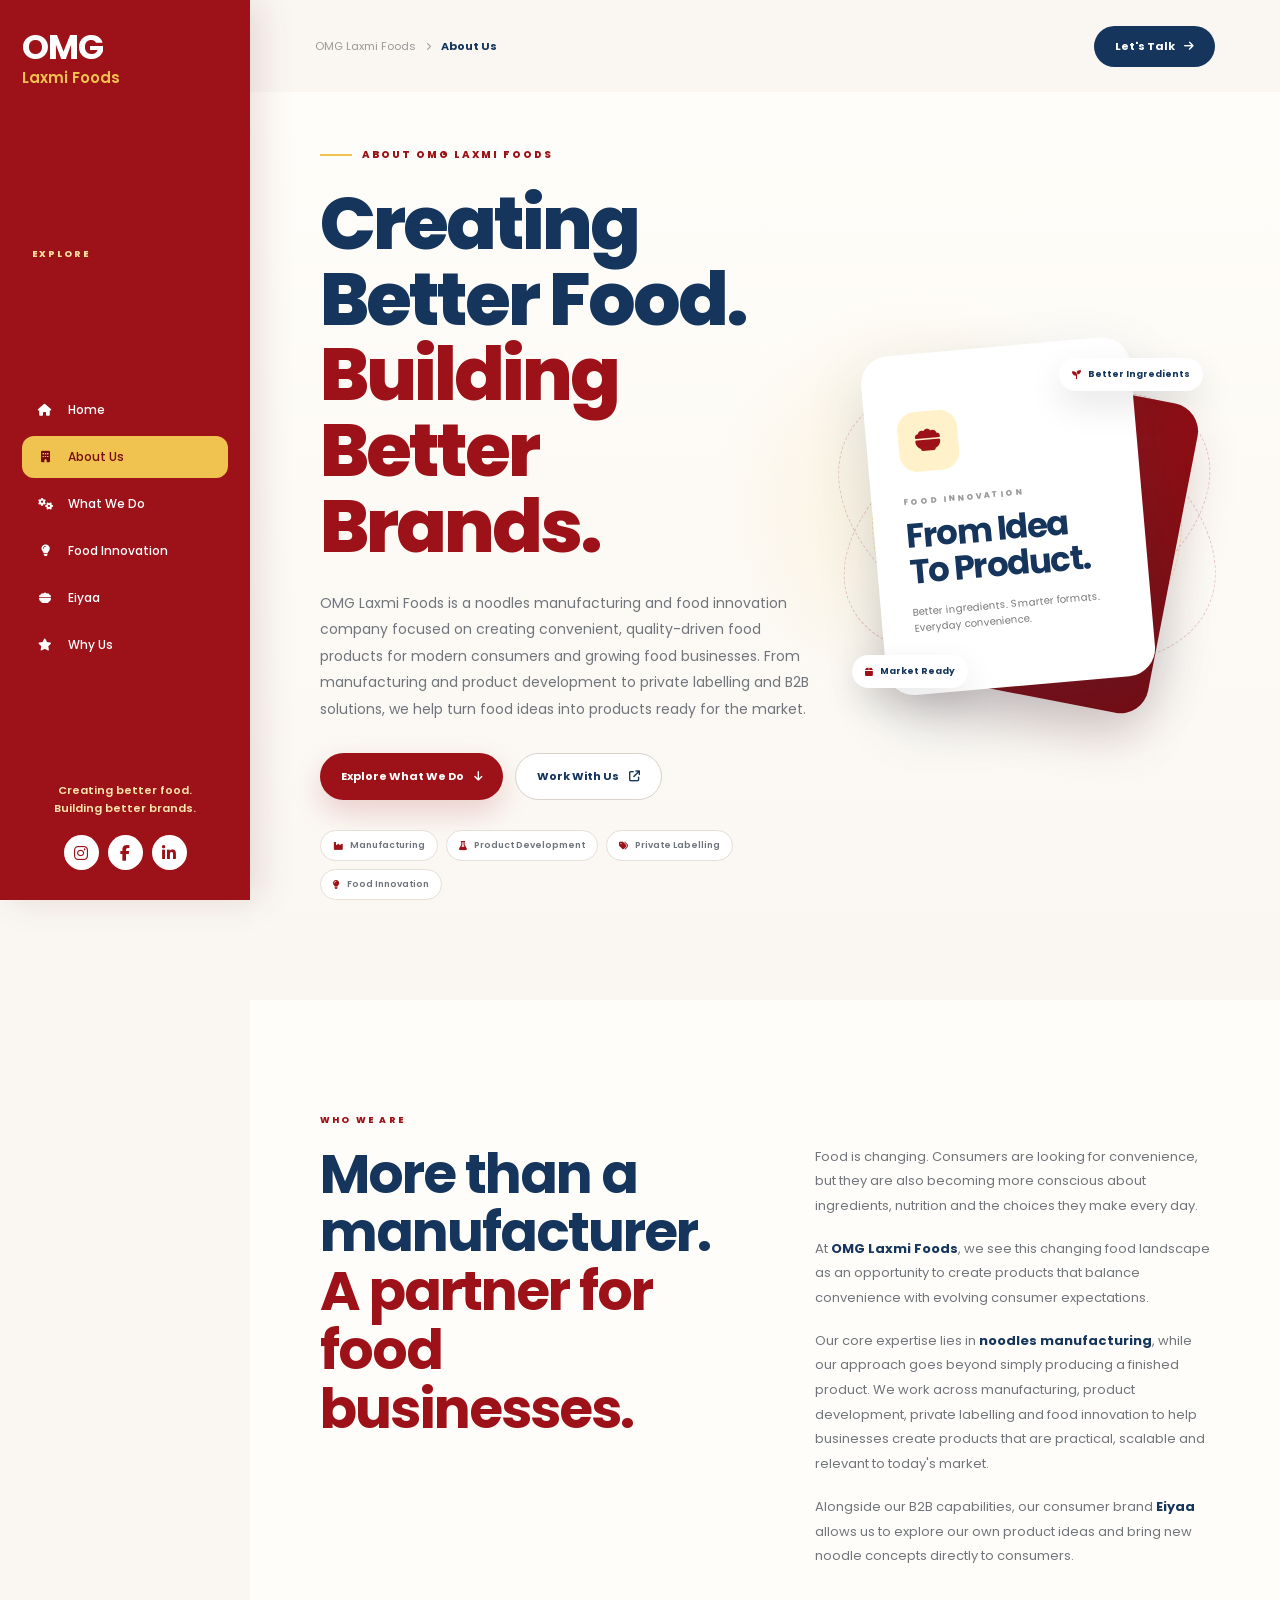
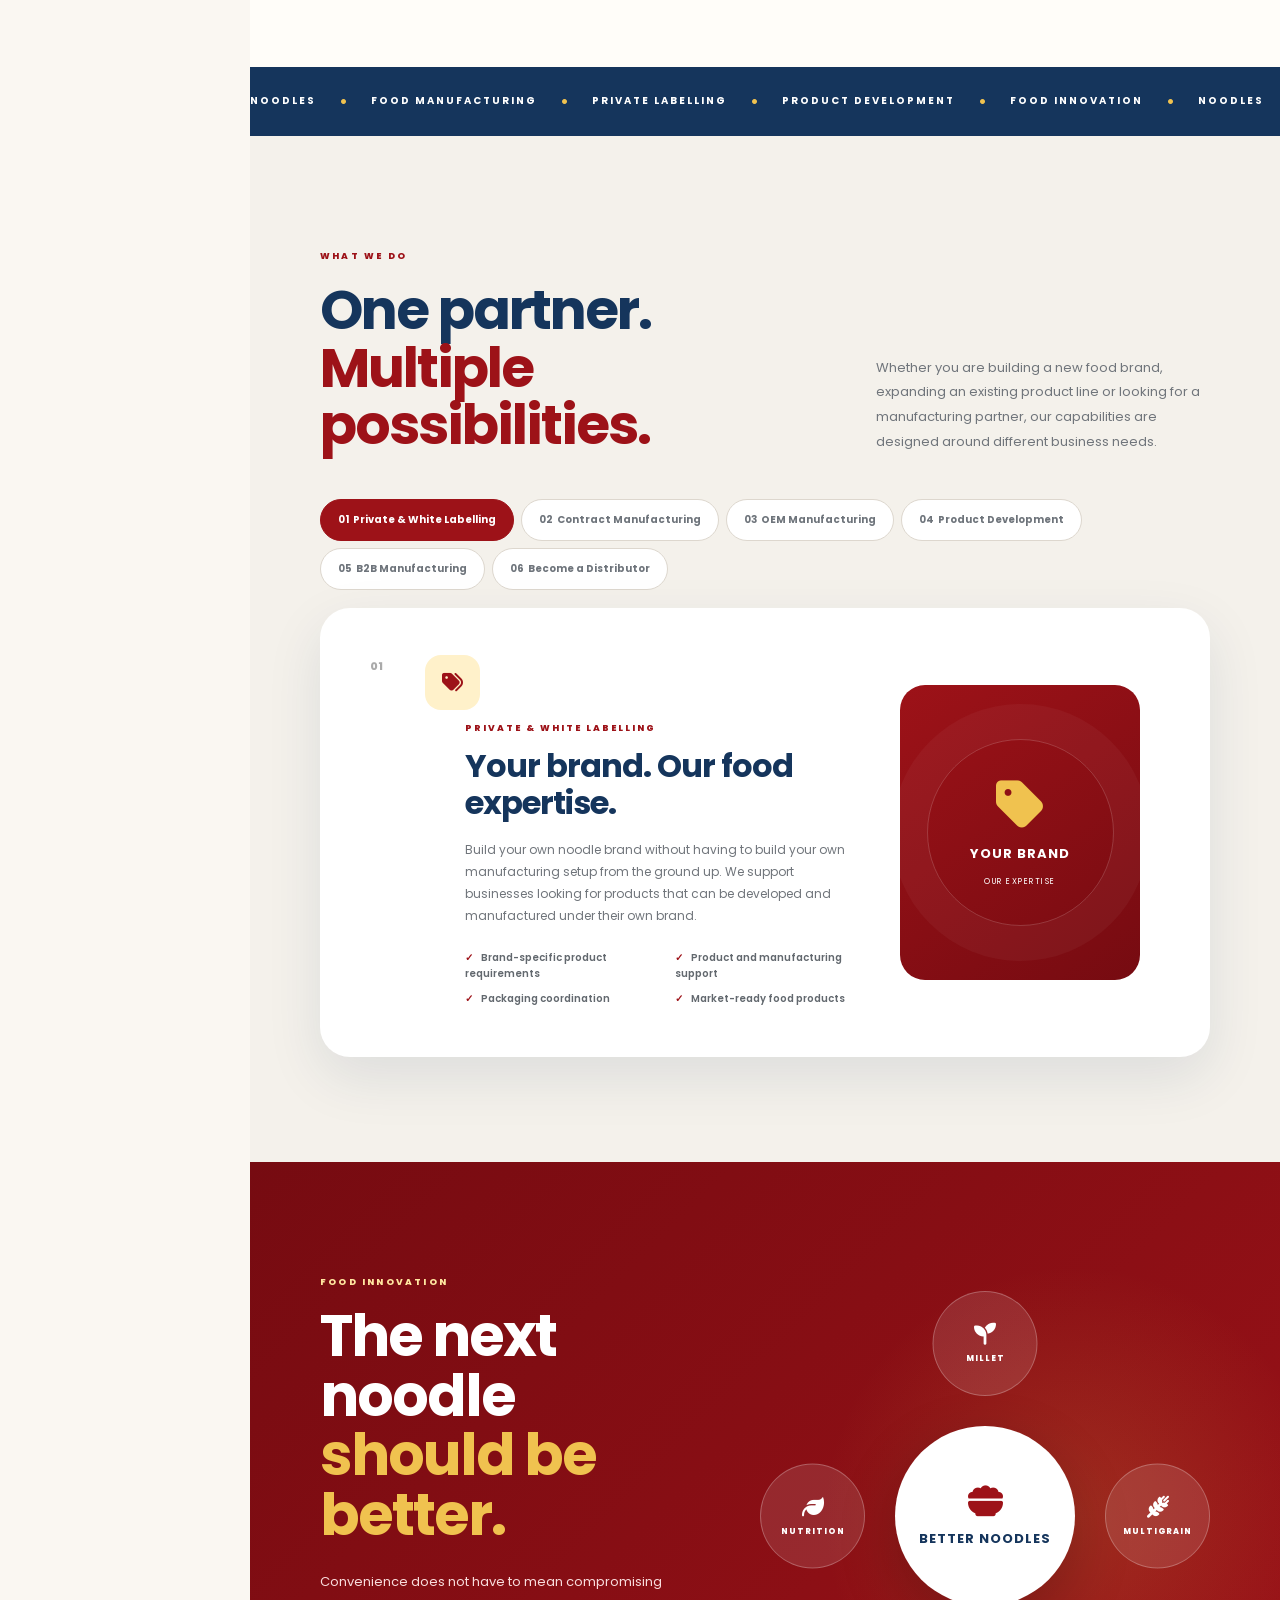
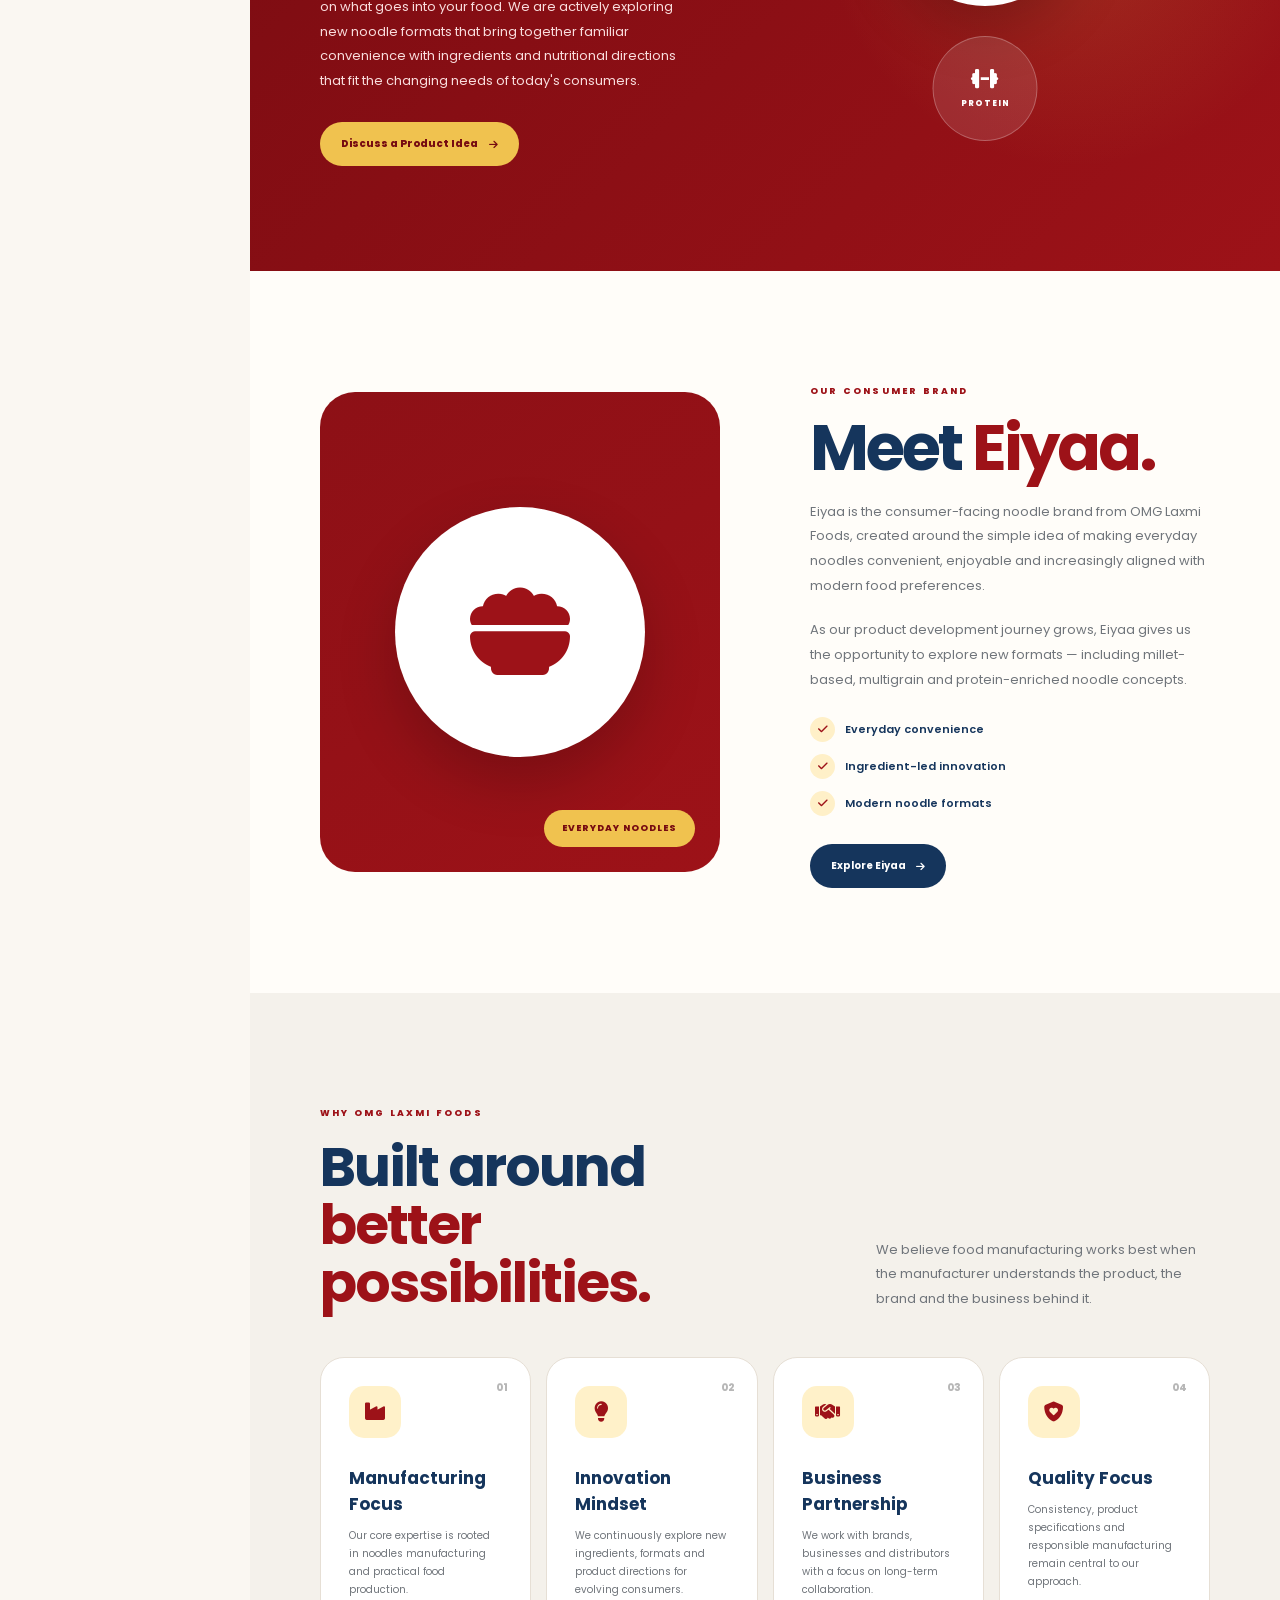
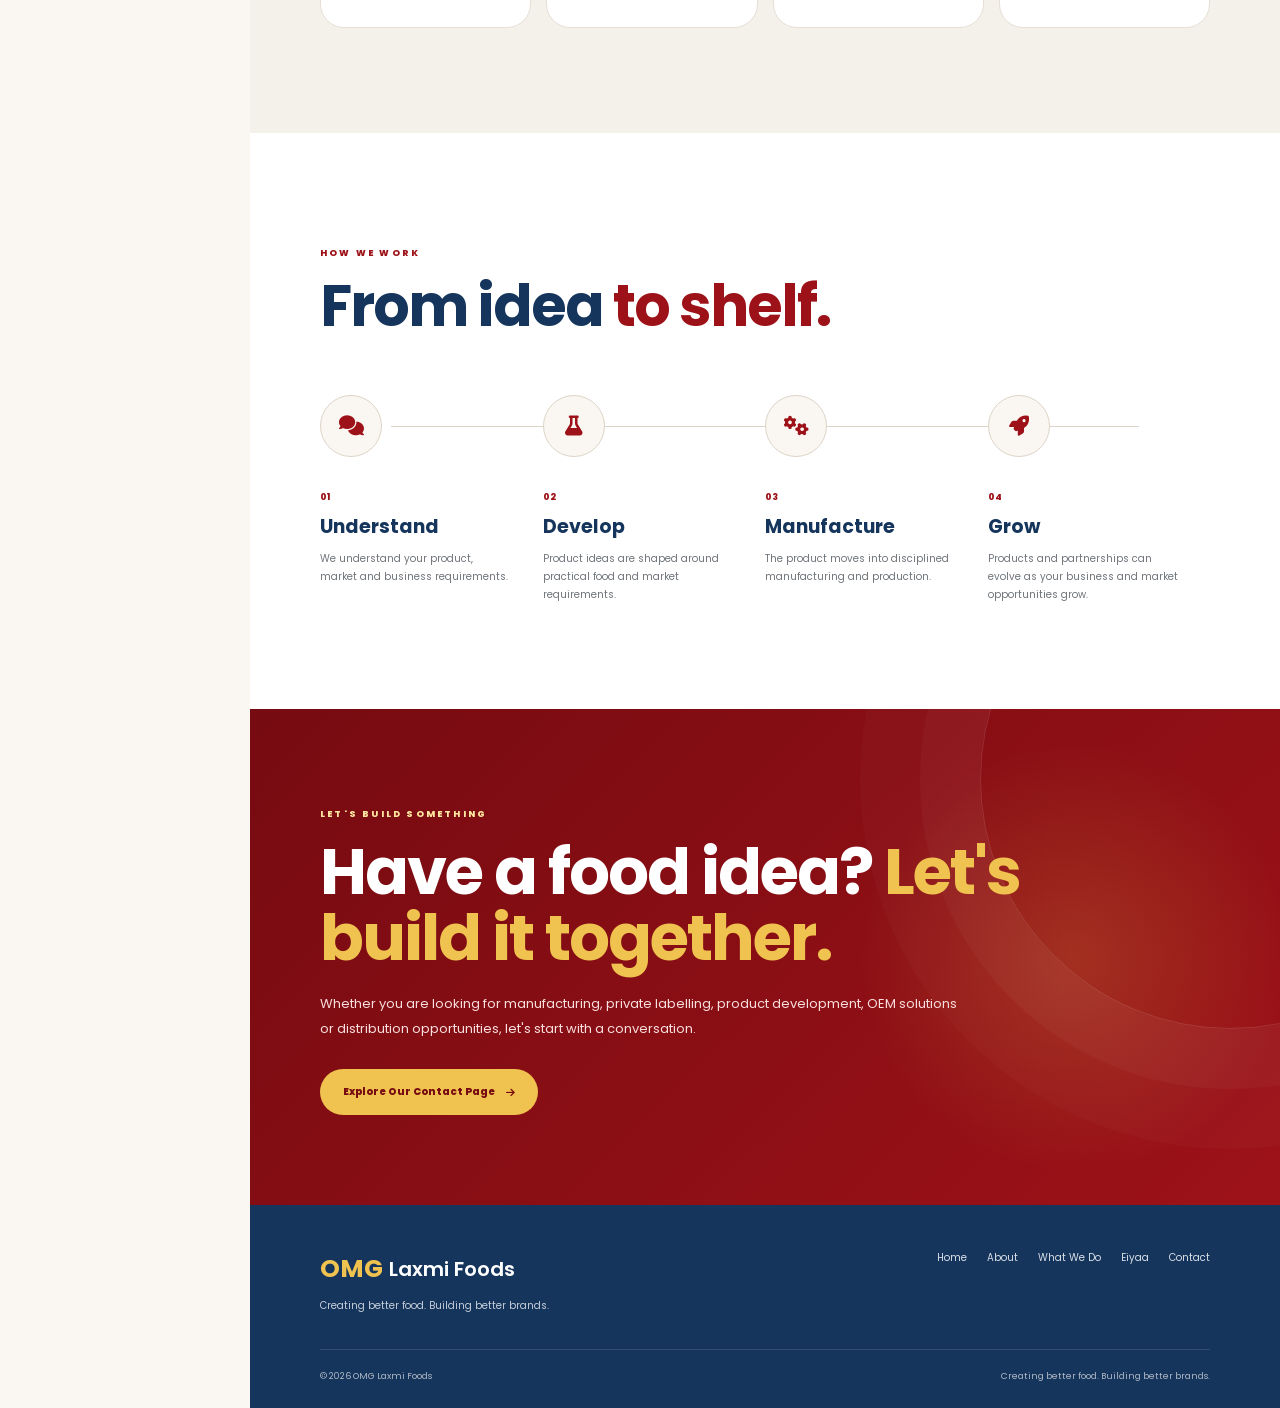
<file: about.html>
<!DOCTYPE html>
<html lang="en">
<head>
    <meta charset="UTF-8">
    <meta name="viewport" content="width=device-width, initial-scale=1.0">

    <title>About Us | OMG Laxmi Foods</title>

    <link rel="preconnect" href="https://fonts.googleapis.com">
    <link rel="preconnect" href="https://fonts.gstatic.com" crossorigin>

    <link href="https://fonts.googleapis.com/css2?family=Poppins:wght@400;500;600;700;800&display=swap" rel="stylesheet">

    <link rel="stylesheet"
          href="https://cdnjs.cloudflare.com/ajax/libs/font-awesome/6.5.2/css/all.min.css">

    <link rel="stylesheet" href="./css/about.css">

</head>

<body>

<!-- =====================================================
     MOBILE HEADER
===================================================== -->

<header class="mobile-header">

    <a href="index.html" class="mobile-logo">
        <strong>OMG</strong>
        <span>Laxmi Foods</span>
    </a>

    <button id="menuBtn">
        <i class="fa-solid fa-bars"></i>
    </button>

</header>


<!-- =====================================================
     SIDEBAR
===================================================== -->

<aside class="sidebar" id="sidebar">

    <a href="index.html" class="logo">

        <strong>OMG</strong>

        <span>Laxmi Foods</span>

    </a>


    <div class="sidebar-heading">
        EXPLORE
    </div>


    <nav class="sidebar-nav">

        <a href="index.html">
            <i class="fa-solid fa-house"></i>
            Home
        </a>

        <a href="#about" class="active">
            <i class="fa-solid fa-building"></i>
            About Us
        </a>

        <a href="#services">
            <i class="fa-solid fa-gears"></i>
            What We Do
        </a>

        <a href="#innovation">
            <i class="fa-solid fa-lightbulb"></i>
            Food Innovation
        </a>

        <a href="#eiyaa">
            <i class="fa-solid fa-bowl-food"></i>
            Eiyaa
        </a>

        <a href="#why-us">
            <i class="fa-solid fa-star"></i>
            Why Us
        </a>

    </nav>


    <div class="sidebar-bottom">

        <p>
            Creating better food.<br>
            Building better brands.
        </p>

        <div class="social-icons">

            <a href="#">
                <i class="fa-brands fa-instagram"></i>
            </a>

            <a href="#">
                <i class="fa-brands fa-facebook-f"></i>
            </a>

            <a href="#">
                <i class="fa-brands fa-linkedin-in"></i>
            </a>

        </div>

    </div>

</aside>


<div class="overlay" id="overlay"></div>


<!-- =====================================================
     MAIN
===================================================== -->

<main class="main">


<!-- =====================================================
     TOP NAV
===================================================== -->

<header class="top-nav">

    <div class="breadcrumb">

        <span>OMG Laxmi Foods</span>

        <i class="fa-solid fa-chevron-right"></i>

        <strong>About Us</strong>

    </div>


    <a href="contact.html" class="talk-btn">

        Let's Talk

        <i class="fa-solid fa-arrow-right"></i>

    </a>

</header>



<!-- =====================================================
     HERO
===================================================== -->

<section class="hero" id="about">

    <div class="hero-content reveal">

        <div class="eyebrow">

            <span></span>

            ABOUT OMG LAXMI FOODS

        </div>


        <h1>

            Creating Better Food.
            <em>Building Better Brands.</em>

        </h1>


        <p class="hero-description">

            OMG Laxmi Foods is a noodles manufacturing and food innovation
            company focused on creating convenient, quality-driven food
            products for modern consumers and growing food businesses.

            From manufacturing and product development to private labelling
            and B2B solutions, we help turn food ideas into products ready
            for the market.

        </p>


        <div class="hero-buttons">

            <a href="#services" class="primary-btn">

                Explore What We Do

                <i class="fa-solid fa-arrow-down"></i>

            </a>


            <a href="contact.html" class="outline-btn">

                Work With Us

                <i class="fa-solid fa-arrow-up-right-from-square"></i>

            </a>

        </div>


        <div class="hero-pills">

            <span>
                <i class="fa-solid fa-industry"></i>
                Manufacturing
            </span>

            <span>
                <i class="fa-solid fa-flask"></i>
                Product Development
            </span>

            <span>
                <i class="fa-solid fa-tags"></i>
                Private Labelling
            </span>

            <span>
                <i class="fa-solid fa-lightbulb"></i>
                Food Innovation
            </span>

        </div>

    </div>



    <!-- HERO VISUAL -->

    <div class="hero-visual reveal delay-2">

        <div class="circle circle-one"></div>
        <div class="circle circle-two"></div>
        <div class="circle circle-three"></div>


        <div class="noodle-card back-card">

            <i class="fa-solid fa-wheat-awn"></i>

        </div>


        <div class="noodle-card main-card">

            <div class="food-symbol">

                <i class="fa-solid fa-bowl-food"></i>

            </div>

            <small>
                FOOD INNOVATION
            </small>

            <h3>
                From Idea<br>
                To Product.
            </h3>

            <p>
                Better ingredients.
                Smarter formats.
                Everyday convenience.
            </p>

        </div>


        <div class="floating-badge badge-one">

            <i class="fa-solid fa-seedling"></i>

            Better Ingredients

        </div>


        <div class="floating-badge badge-two">

            <i class="fa-solid fa-box"></i>

            Market Ready

        </div>

    </div>

</section>



<!-- =====================================================
     WHO WE ARE
===================================================== -->

<section class="who section">

    <div class="section-tag reveal">
        WHO WE ARE
    </div>


    <div class="who-grid">

        <div class="who-heading reveal">

            <h2>

                More than a manufacturer.

                <span>
                    A partner for food businesses.
                </span>

            </h2>

        </div>


        <div class="who-content reveal delay-1">

            <p>

                Food is changing.

                Consumers are looking for convenience, but they are also
                becoming more conscious about ingredients, nutrition and
                the choices they make every day.

            </p>


            <p>

                At <strong>OMG Laxmi Foods</strong>, we see this changing
                food landscape as an opportunity to create products that
                balance convenience with evolving consumer expectations.

            </p>


            <p>

                Our core expertise lies in <strong>noodles manufacturing</strong>,
                while our approach goes beyond simply producing a finished
                product. We work across manufacturing, product development,
                private labelling and food innovation to help businesses
                create products that are practical, scalable and relevant
                to today's market.

            </p>


            <p>

                Alongside our B2B capabilities, our consumer brand
                <strong>Eiyaa</strong> allows us to explore our own product
                ideas and bring new noodle concepts directly to consumers.

            </p>

        </div>

    </div>


    <div class="moving-text">

        <div class="moving-track">

            <span>NOODLES</span>
            <b>•</b>

            <span>FOOD MANUFACTURING</span>
            <b>•</b>

            <span>PRIVATE LABELLING</span>
            <b>•</b>

            <span>PRODUCT DEVELOPMENT</span>
            <b>•</b>

            <span>FOOD INNOVATION</span>
            <b>•</b>

            <span>NOODLES</span>
            <b>•</b>

            <span>FOOD MANUFACTURING</span>

        </div>

    </div>

</section>



<!-- =====================================================
     SERVICES
===================================================== -->

<section class="services section" id="services">

    <div class="heading-row reveal">

        <div>

            <div class="section-tag">
                WHAT WE DO
            </div>

            <h2>

                One partner.
                <span>
                    Multiple possibilities.
                </span>

            </h2>

        </div>


        <p>

            Whether you are building a new food brand, expanding an
            existing product line or looking for a manufacturing partner,
            our capabilities are designed around different business needs.

        </p>

    </div>



    <div class="service-tabs reveal">

        <button class="service-tab active"
                data-service="private">

            01&nbsp; Private & White Labelling

        </button>


        <button class="service-tab"
                data-service="contract">

            02&nbsp; Contract Manufacturing

        </button>


        <button class="service-tab"
                data-service="oem">

            03&nbsp; OEM Manufacturing

        </button>


        <button class="service-tab"
                data-service="development">

            04&nbsp; Product Development

        </button>


        <button class="service-tab"
                data-service="b2b">

            05&nbsp; B2B Manufacturing

        </button>


        <button class="service-tab"
                data-service="distribution">

            06&nbsp; Become a Distributor

        </button>

    </div>



    <div class="service-panels">


        <!-- PRIVATE -->

        <article class="service-panel active"
                 data-panel="private">

            <div class="panel-number">
                01
            </div>


            <div class="panel-icon">

                <i class="fa-solid fa-tags"></i>

            </div>


            <div class="panel-content">

                <span>
                    PRIVATE & WHITE LABELLING
                </span>

                <h3>
                    Your brand.
                    Our food expertise.
                </h3>

                <p>

                    Build your own noodle brand without having to build
                    your own manufacturing setup from the ground up.

                    We support businesses looking for products that can
                    be developed and manufactured under their own brand.

                </p>


                <ul>

                    <li>Brand-specific product requirements</li>

                    <li>Product and manufacturing support</li>

                    <li>Packaging coordination</li>

                    <li>Market-ready food products</li>

                </ul>

            </div>


            <div class="service-art red-art">

                <i class="fa-solid fa-tag"></i>

                <strong>
                    YOUR BRAND
                </strong>

                <span>
                    OUR EXPERTISE
                </span>

            </div>

        </article>



        <!-- CONTRACT -->

        <article class="service-panel"
                 data-panel="contract">

            <div class="panel-number">
                02
            </div>


            <div class="panel-icon">

                <i class="fa-solid fa-industry"></i>

            </div>


            <div class="panel-content">

                <span>
                    CONTRACT MANUFACTURING
                </span>

                <h3>
                    You build the brand.
                    We manufacture the product.
                </h3>

                <p>

                    For businesses that already have a product concept,
                    formulation or specification and need a manufacturing
                    partner to bring it to production.

                </p>


                <ul>

                    <li>Specification-led manufacturing</li>

                    <li>Production support</li>

                    <li>Consistent manufacturing processes</li>

                    <li>Support for growing brands</li>

                </ul>

            </div>


            <div class="service-art navy-art">

                <i class="fa-solid fa-gears"></i>

                <strong>
                    BUILD
                </strong>

                <span>
                    PRODUCE
                </span>

            </div>

        </article>



        <!-- OEM -->

        <article class="service-panel"
                 data-panel="oem">

            <div class="panel-number">
                03
            </div>


            <div class="panel-icon">

                <i class="fa-solid fa-cubes"></i>

            </div>


            <div class="panel-content">

                <span>
                    OEM MANUFACTURING
                </span>

                <h3>
                    Manufacturing shaped around
                    your requirements.
                </h3>

                <p>

                    Our OEM approach is designed for businesses that
                    require products manufactured according to specific
                    requirements, specifications or product directions.

                </p>


                <ul>

                    <li>Customized product requirements</li>

                    <li>Specification-based production</li>

                    <li>Brand-focused solutions</li>

                    <li>Commercial food manufacturing</li>

                </ul>

            </div>


            <div class="service-art gold-art">

                <i class="fa-solid fa-cubes-stacked"></i>

                <strong>
                    YOUR
                </strong>

                <span>
                    SPECIFICATION
                </span>

            </div>

        </article>



        <!-- DEVELOPMENT -->

        <article class="service-panel"
                 data-panel="development">

            <div class="panel-number">
                04
            </div>


            <div class="panel-icon">

                <i class="fa-solid fa-flask"></i>

            </div>


            <div class="panel-content">

                <span>
                    PRODUCT DEVELOPMENT & FOOD INNOVATION
                </span>

                <h3>
                    Better ideas.
                    Better food products.
                </h3>

                <p>

                    We are exploring new ways to make everyday noodles
                    more relevant to changing consumer expectations —
                    from ingredient-led concepts to nutrition-focused
                    product formats.

                </p>


                <ul>

                    <li>Millet-based noodles</li>

                    <li>Multigrain noodles</li>

                    <li>Protein-enriched noodles</li>

                    <li>New food concepts & formats</li>

                </ul>

            </div>


            <div class="service-art red-art">

                <i class="fa-solid fa-lightbulb"></i>

                <strong>
                    THINK
                </strong>

                <span>
                    DIFFERENT
                </span>

            </div>

        </article>



        <!-- B2B -->

        <article class="service-panel"
                 data-panel="b2b">

            <div class="panel-number">
                05
            </div>


            <div class="panel-icon">

                <i class="fa-solid fa-boxes-stacked"></i>

            </div>


            <div class="panel-content">

                <span>
                    B2B MANUFACTURING
                </span>

                <h3>
                    Food manufacturing
                    built for business.
                </h3>

                <p>

                    We work with businesses that need dependable noodle
                    products for their commercial operations, retail
                    channels or expanding food portfolios.

                </p>


                <ul>

                    <li>Retail and commercial requirements</li>

                    <li>Bulk manufacturing opportunities</li>

                    <li>Distributor-focused solutions</li>

                    <li>Growing product portfolios</li>

                </ul>

            </div>


            <div class="service-art navy-art">

                <i class="fa-solid fa-building"></i>

                <strong>
                    B2B
                </strong>

                <span>
                    FOOD SOLUTIONS
                </span>

            </div>

        </article>



        <!-- DISTRIBUTOR -->

        <article class="service-panel"
                 data-panel="distribution">

            <div class="panel-number">
                06
            </div>


            <div class="panel-icon">

                <i class="fa-solid fa-truck-fast"></i>

            </div>


            <div class="panel-content">

                <span>
                    BECOME A DISTRIBUTOR
                </span>

                <h3>
                    Take Eiyaa
                    to your market.
                </h3>

                <p>

                    We are open to building relationships with distributors
                    who want to introduce Eiyaa noodle products to new
                    markets, retailers and customers.

                </p>


                <ul>

                    <li>Eiyaa product distribution</li>

                    <li>Regional market opportunities</li>

                    <li>Retail and trade partnerships</li>

                    <li>Long-term business relationships</li>

                </ul>

            </div>


            <div class="service-art gold-art">

                <i class="fa-solid fa-route"></i>

                <strong>
                    EIYAA
                </strong>

                <span>
                    TO YOUR MARKET
                </span>

            </div>

        </article>

    </div>

</section>



<!-- =====================================================
     FOOD INNOVATION
===================================================== -->

<section class="innovation section" id="innovation">

    <div class="innovation-content reveal">

        <div class="section-tag light">
            FOOD INNOVATION
        </div>


        <h2>

            The next noodle
            <span>
                should be better.
            </span>

        </h2>


        <p>

            Convenience does not have to mean compromising on what
            goes into your food.

            We are actively exploring new noodle formats that bring
            together familiar convenience with ingredients and
            nutritional directions that fit the changing needs of
            today's consumers.

        </p>


        <a href="contact.html" class="innovation-btn">

            Discuss a Product Idea

            <i class="fa-solid fa-arrow-right"></i>

        </a>

    </div>



    <div class="innovation-wheel reveal delay-1">

        <div class="wheel-center">

            <i class="fa-solid fa-bowl-food"></i>

            <strong>
                BETTER
                NOODLES
            </strong>

        </div>


        <div class="innovation-item item-one">

            <i class="fa-solid fa-seedling"></i>

            <span>
                MILLET
            </span>

        </div>


        <div class="innovation-item item-two">

            <i class="fa-solid fa-wheat-awn"></i>

            <span>
                MULTIGRAIN
            </span>

        </div>


        <div class="innovation-item item-three">

            <i class="fa-solid fa-dumbbell"></i>

            <span>
                PROTEIN
            </span>

        </div>


        <div class="innovation-item item-four">

            <i class="fa-solid fa-leaf"></i>

            <span>
                NUTRITION
            </span>

        </div>

    </div>

</section>



<!-- =====================================================
     EIYAA
===================================================== -->

<section class="eiyaa section" id="eiyaa">

    <div class="eiyaa-image reveal">

        <div class="eiyaa-pattern"></div>

        <div class="eiyaa-bowl">

            <i class="fa-solid fa-bowl-food"></i>

        </div>

        <span class="eiyaa-floating">
            EVERYDAY NOODLES
        </span>

    </div>


    <div class="eiyaa-content reveal delay-1">

        <div class="section-tag">
            OUR CONSUMER BRAND
        </div>


        <h2>

            Meet
            <span>
                Eiyaa.
            </span>

        </h2>


        <p>

            Eiyaa is the consumer-facing noodle brand from OMG Laxmi Foods,
            created around the simple idea of making everyday noodles
            convenient, enjoyable and increasingly aligned with modern
            food preferences.

        </p>


        <p>

            As our product development journey grows, Eiyaa gives us
            the opportunity to explore new formats — including
            millet-based, multigrain and protein-enriched noodle concepts.

        </p>


        <div class="eiyaa-points">

            <div>

                <i class="fa-solid fa-check"></i>

                <span>
                    Everyday convenience
                </span>

            </div>


            <div>

                <i class="fa-solid fa-check"></i>

                <span>
                    Ingredient-led innovation
                </span>

            </div>


            <div>

                <i class="fa-solid fa-check"></i>

                <span>
                    Modern noodle formats
                </span>

            </div>

        </div>


        <a href="products.html" class="eiyaa-btn">

            Explore Eiyaa

            <i class="fa-solid fa-arrow-right"></i>

        </a>

    </div>

</section>



<!-- =====================================================
     WHY US
===================================================== -->

<section class="why section" id="why-us">

    <div class="heading-row reveal">

        <div>

            <div class="section-tag">
                WHY OMG LAXMI FOODS
            </div>

            <h2>

                Built around
                <span>
                    better possibilities.
                </span>

            </h2>

        </div>


        <p>

            We believe food manufacturing works best when the manufacturer
            understands the product, the brand and the business behind it.

        </p>

    </div>



    <div class="why-grid">


        <div class="why-card reveal">

            <span class="why-number">
                01
            </span>

            <i class="fa-solid fa-industry"></i>

            <h3>
                Manufacturing Focus
            </h3>

            <p>
                Our core expertise is rooted in noodles manufacturing
                and practical food production.
            </p>

        </div>



        <div class="why-card reveal delay-1">

            <span class="why-number">
                02
            </span>

            <i class="fa-solid fa-lightbulb"></i>

            <h3>
                Innovation Mindset
            </h3>

            <p>
                We continuously explore new ingredients, formats and
                product directions for evolving consumers.
            </p>

        </div>



        <div class="why-card reveal delay-2">

            <span class="why-number">
                03
            </span>

            <i class="fa-solid fa-handshake"></i>

            <h3>
                Business Partnership
            </h3>

            <p>
                We work with brands, businesses and distributors with
                a focus on long-term collaboration.
            </p>

        </div>



        <div class="why-card reveal delay-3">

            <span class="why-number">
                04
            </span>

            <i class="fa-solid fa-shield-heart"></i>

            <h3>
                Quality Focus
            </h3>

            <p>
                Consistency, product specifications and responsible
                manufacturing remain central to our approach.
            </p>

        </div>

    </div>

</section>



<!-- =====================================================
     PROCESS
===================================================== -->

<section class="process section">

    <div class="process-title reveal">

        <div class="section-tag">
            HOW WE WORK
        </div>

        <h2>

            From idea
            <span>
                to shelf.
            </span>

        </h2>

    </div>


    <div class="process-line">


        <div class="process-step reveal">

            <div class="process-icon">
                <i class="fa-solid fa-comments"></i>
            </div>

            <span>01</span>

            <h3>
                Understand
            </h3>

            <p>
                We understand your product, market and business
                requirements.
            </p>

        </div>



        <div class="process-step reveal delay-1">

            <div class="process-icon">
                <i class="fa-solid fa-flask"></i>
            </div>

            <span>02</span>

            <h3>
                Develop
            </h3>

            <p>
                Product ideas are shaped around practical food and
                market requirements.
            </p>

        </div>



        <div class="process-step reveal delay-2">

            <div class="process-icon">
                <i class="fa-solid fa-gears"></i>
            </div>

            <span>03</span>

            <h3>
                Manufacture
            </h3>

            <p>
                The product moves into disciplined manufacturing and
                production.
            </p>

        </div>



        <div class="process-step reveal delay-3">

            <div class="process-icon">
                <i class="fa-solid fa-rocket"></i>
            </div>

            <span>04</span>

            <h3>
                Grow
            </h3>

            <p>
                Products and partnerships can evolve as your business
                and market opportunities grow.
            </p>

        </div>

    </div>

</section>



<!-- =====================================================
     CTA
===================================================== -->

<section class="final-cta">

    <div class="cta-decoration"></div>


    <div class="cta-content reveal">

        <div class="section-tag light">
            LET'S BUILD SOMETHING
        </div>


        <h2>

            Have a food idea?

            <span>
                Let's build it together.
            </span>

        </h2>


        <p>

            Whether you are looking for manufacturing, private labelling,
            product development, OEM solutions or distribution opportunities,
            let's start with a conversation.

        </p>


        <a href="contact.html" class="cta-btn">

            Explore Our Contact Page

            <i class="fa-solid fa-arrow-right"></i>

        </a>

    </div>

</section>



<!-- =====================================================
     FOOTER
===================================================== -->

<footer>

    <div class="footer-top">

        <div>

            <a href="index.html" class="footer-logo">

                <strong>OMG</strong>

                Laxmi Foods

            </a>


            <p>

                Creating better food.
                Building better brands.

            </p>

        </div>


        <div class="footer-links">

            <a href="index.html">
                Home
            </a>

            <a href="#about">
                About
            </a>

            <a href="#services">
                What We Do
            </a>

            <a href="#eiyaa">
                Eiyaa
            </a>

            <a href="contact.html">
                Contact
            </a>

        </div>

    </div>


    <div class="footer-bottom">

        <span>
            © <span id="year"></span> OMG Laxmi Foods
        </span>

        <span>
            Creating better food. Building better brands.
        </span>

    </div>

</footer>


</main>


<button class="back-top" id="backTop">

    <i class="fa-solid fa-arrow-up"></i>

</button>


<script src="./js/about.js"></script>

</body>
</html>
</file>
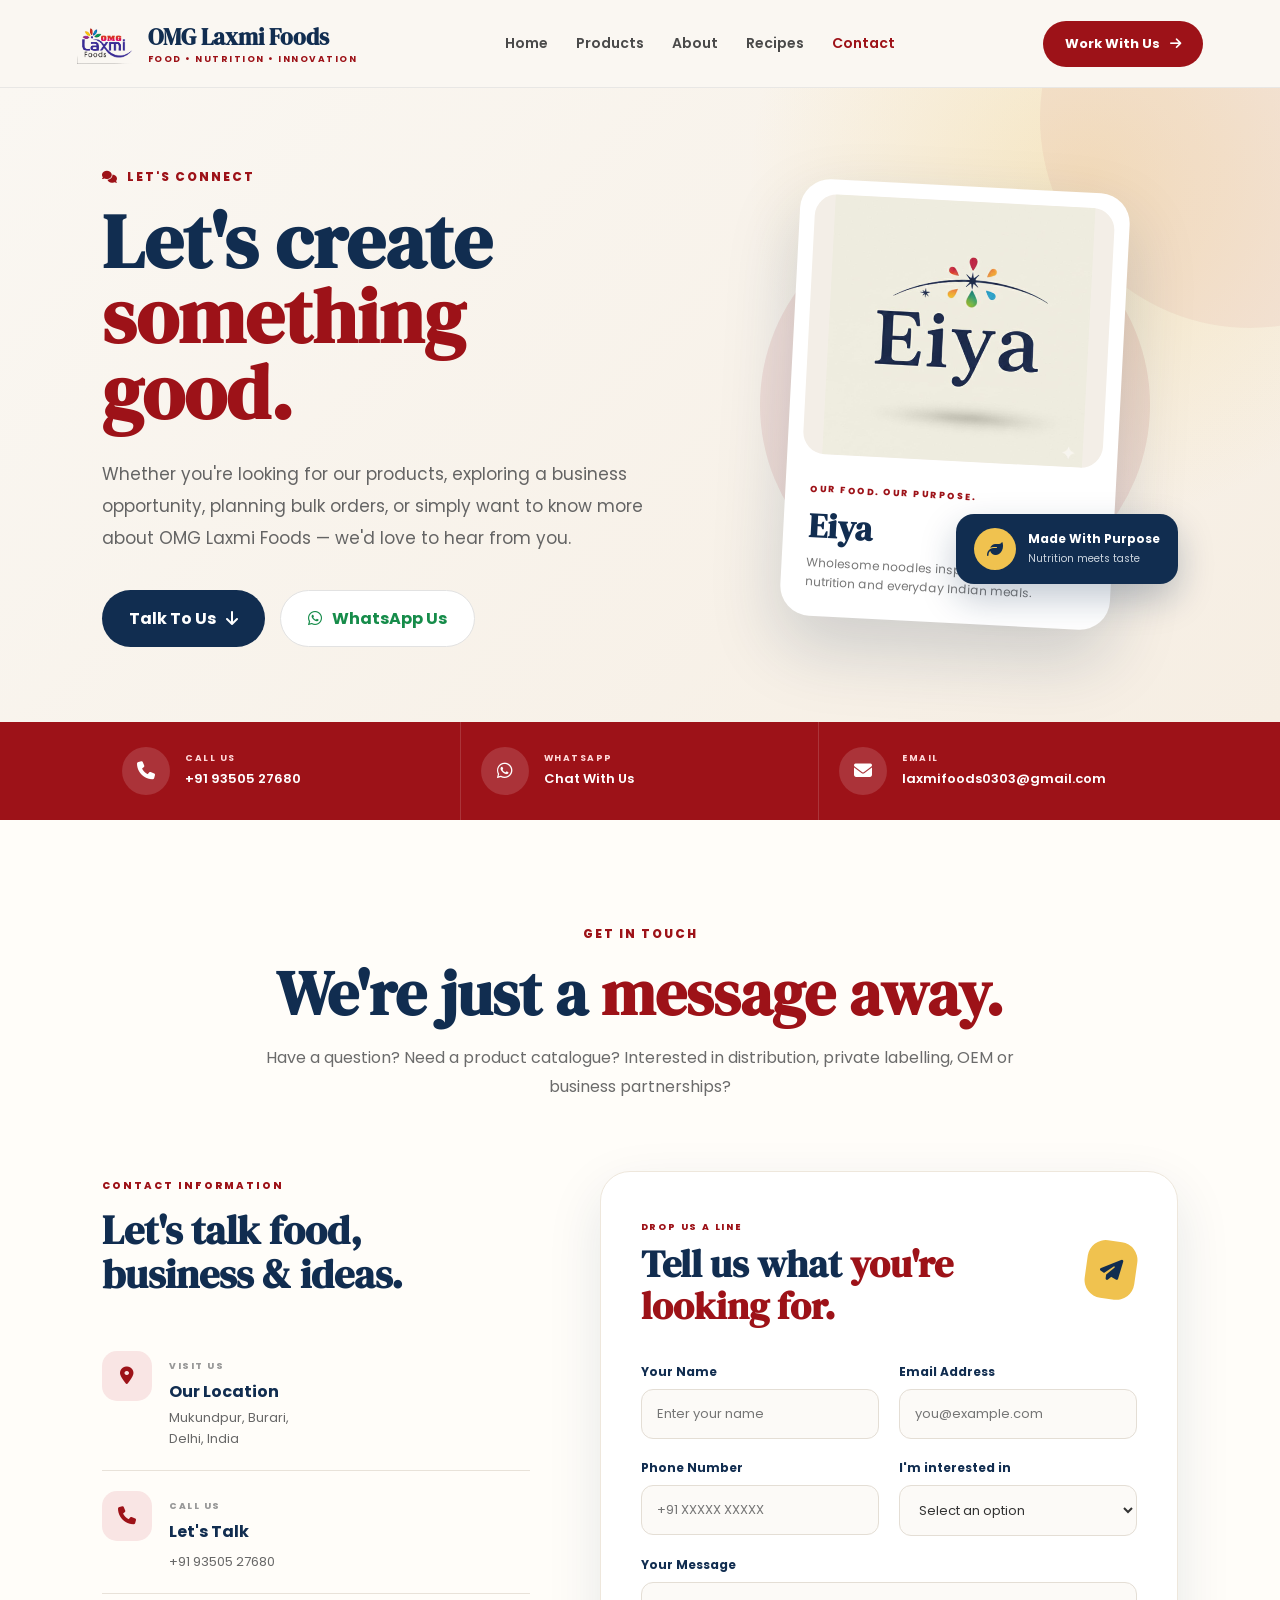
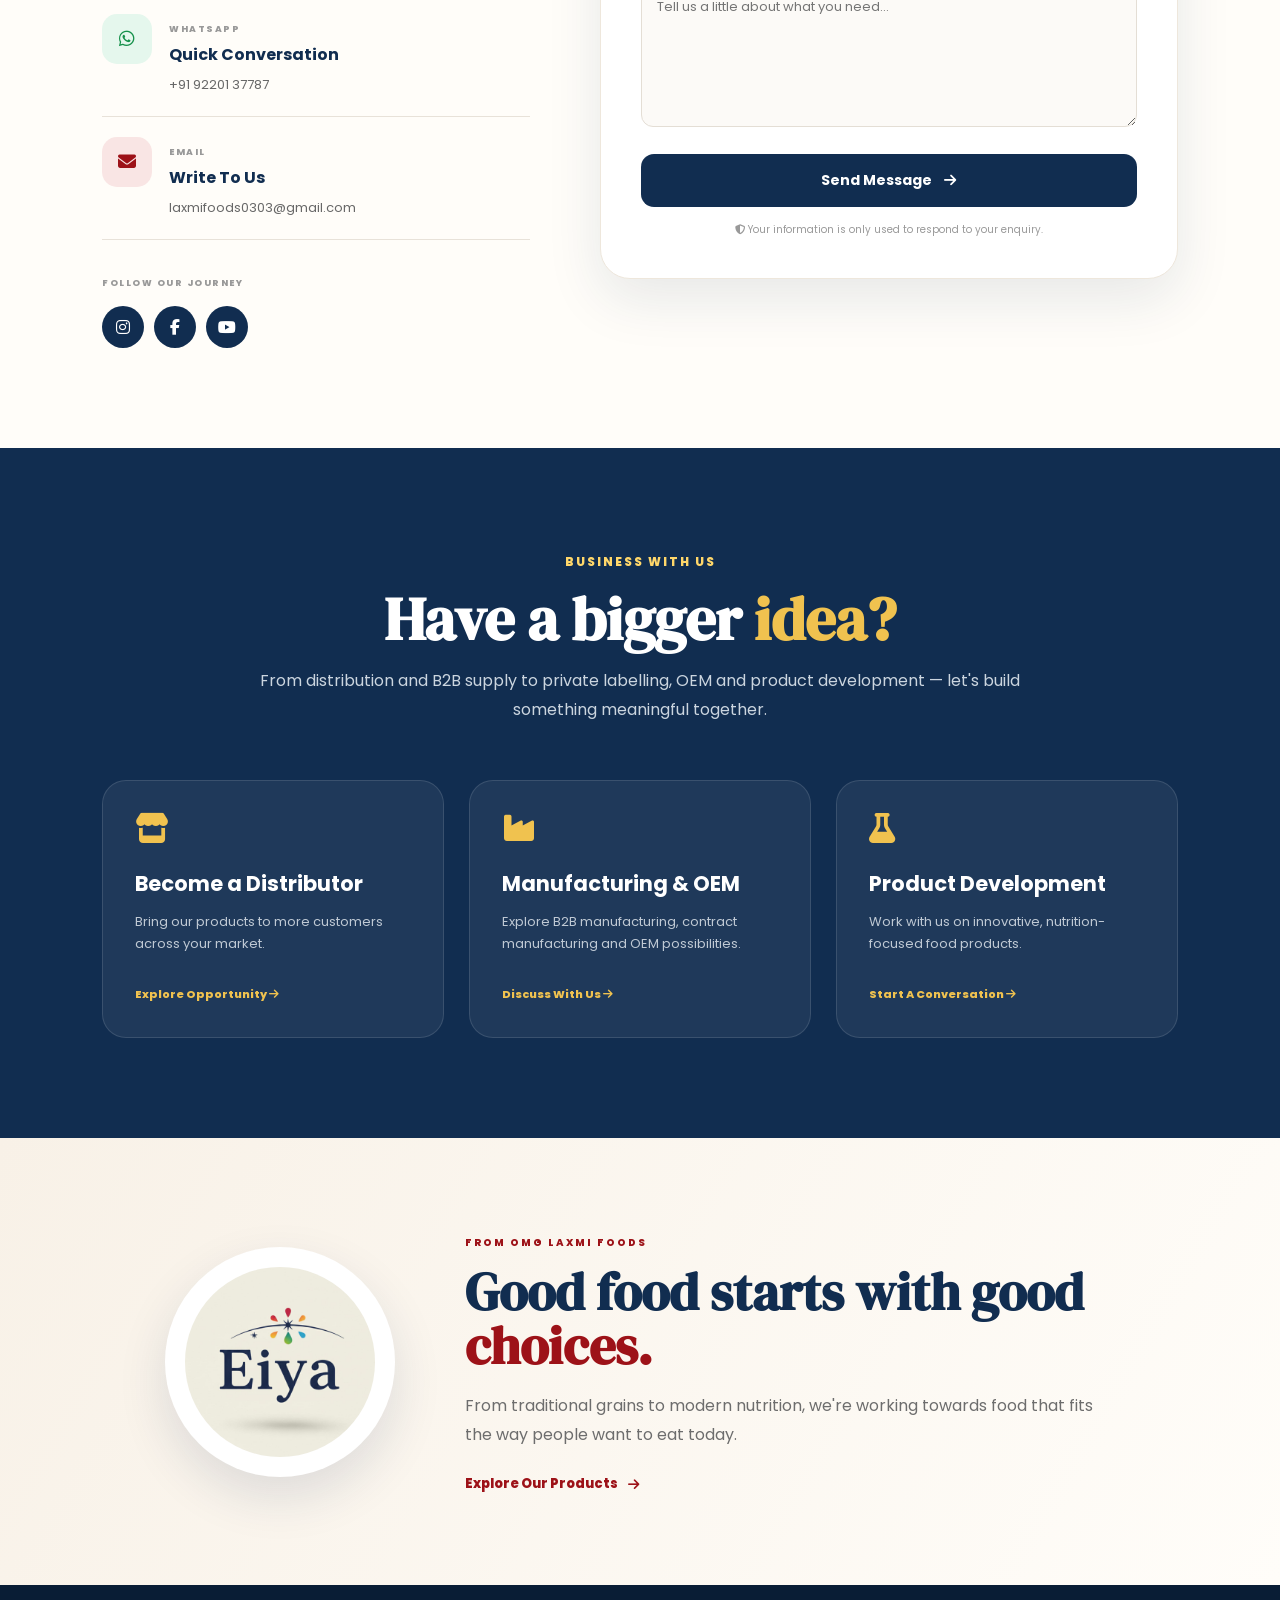
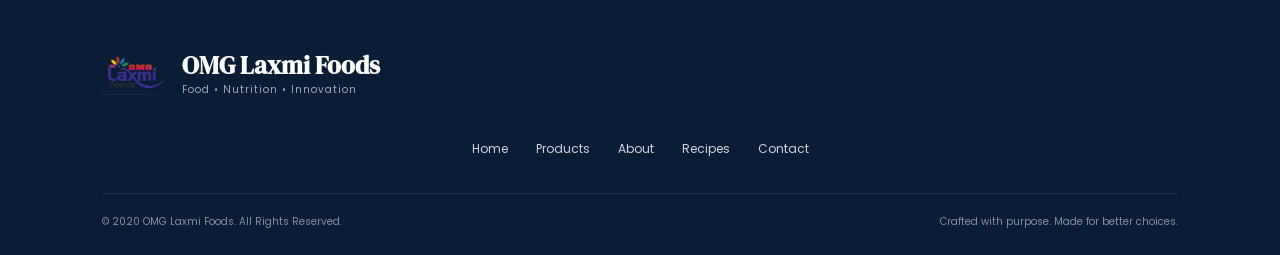
<file: contact.html>
<!DOCTYPE html>
<html lang="en">

<head>
    <meta charset="UTF-8">
    <meta name="viewport" content="width=device-width, initial-scale=1.0">

    <title>Contact Us | OMG Laxmi Foods</title>

    <!-- Fonts -->
    <link rel="preconnect" href="https://fonts.googleapis.com">
    <link rel="preconnect" href="https://fonts.gstatic.com" crossorigin>

    <link href="https://fonts.googleapis.com/css2?family=DM+Serif+Display&family=Poppins:wght@300;400;500;600;700;800&display=swap"
        rel="stylesheet">

    <!-- Font Awesome -->
    <link rel="stylesheet"
        href="https://cdnjs.cloudflare.com/ajax/libs/font-awesome/6.6.0/css/all.min.css">

    <link rel="stylesheet" href="css/contact.css">
</head>

<body>

<!-- =========================================
     HEADER
========================================= -->

<header class="header">

    <a href="index.html" class="brand">

        <div class="brand-logo">
            <!-- Replace with your actual OMG Laxmi Foods logo -->
            <img src="images/LFbg.png" alt="OMG Laxmi Foods Logo">
        </div>

        <div class="brand-name">
            <strong>OMG Laxmi Foods</strong>
            <span>Food • Nutrition • Innovation</span>
        </div>

    </a>


    <nav class="nav">

        <a href="index.html">
            <i class="fa-solid fa-house"></i>
            Home
        </a>

        <a href="products.html">
            <i class="fa-solid fa-bowl-food"></i>
            Products
        </a>

        <a href="about.html">
            <i class="fa-solid fa-seedling"></i>
            About
        </a>

        <a href="recipes.html">
            <i class="fa-solid fa-utensils"></i>
            Recipes
        </a>

        <a href="contact.html" class="active">
            <i class="fa-solid fa-phone"></i>
            Contact
        </a>

    </nav>


    <a href="about.html#work-with-us" class="header-btn">
        Work With Us
        <i class="fa-solid fa-arrow-right"></i>
    </a>

</header>


<!-- =========================================
     HERO
========================================= -->

<section class="contact-hero">

    <div class="hero-content">

        <span class="eyebrow">
            <i class="fa-solid fa-comments"></i>
            LET'S CONNECT
        </span>

        <h1>
            Let's create
            <span>something good.</span>
        </h1>

        <p>
            Whether you're looking for our products, exploring a business
            opportunity, planning bulk orders, or simply want to know more
            about OMG Laxmi Foods — we'd love to hear from you.
        </p>


        <div class="hero-actions">

            <a href="#contact-details" class="hero-btn primary-btn">
                Talk To Us
                <i class="fa-solid fa-arrow-down"></i>
            </a>

            <a href="https://wa.me/919220137787?text=Hello%20Laxmi%20Foods,%20I%20would%20like%20to%20know%20more%20about%20your%20products."
                target="_blank"
                rel="noopener noreferrer"
                class="hero-btn whatsapp-btn">

                <i class="fa-brands fa-whatsapp"></i>
                WhatsApp Us

            </a>

        </div>

    </div>


    <div class="hero-visual">

        <div class="visual-circle circle-one"></div>
        <div class="visual-circle circle-two"></div>


        <div class="product-card">

            <div class="product-image">

                <img src="images/Eiya logo.jpeg"
                    alt="Eiya">

            </div>

            <div class="product-card-text">

                <span>OUR FOOD. OUR PURPOSE.</span>

                <h3>Eiya</h3>

                <p>
                    Wholesome noodles inspired by grains,
                    nutrition and everyday Indian meals.
                </p>

            </div>

        </div>


        <div class="floating-badge">

            <i class="fa-solid fa-leaf"></i>

            <div>
                <strong>Made With Purpose</strong>
                <span>Nutrition meets taste</span>
            </div>

        </div>

    </div>

</section>


<!-- =========================================
     QUICK CONTACT STRIP
========================================= -->

<section class="contact-strip">

    <div class="strip-item">

        <div class="strip-icon">
            <i class="fa-solid fa-phone"></i>
        </div>

        <div>
            <span>CALL US</span>
            <a href="tel:+919350527680">
                +91 93505 27680
            </a>
        </div>

    </div>


    <div class="strip-item">

        <div class="strip-icon">
            <i class="fa-brands fa-whatsapp"></i>
        </div>

        <div>
            <span>WHATSAPP</span>
            <a href="https://wa.me/919220137787?text=Hello%20Laxmi%20Foods,%20I%20would%20like%20to%20know%20more%20about%20your%20products."
                target="_blank"
                rel="noopener noreferrer">
                Chat With Us
            </a>
        </div>

    </div>


    <div class="strip-item">

        <div class="strip-icon">
            <i class="fa-solid fa-envelope"></i>
        </div>

        <div>
            <span>EMAIL</span>
            <a href="mailto:laxmifoods0303@gmail.com">
                laxmifoods0303@gmail.com
            </a>
        </div>

    </div>

</section>


<!-- =========================================
     CONTACT DETAILS + FORM
========================================= -->

<section class="contact-section" id="contact-details">

    <div class="section-heading">

        <span class="eyebrow">
            GET IN TOUCH
        </span>

        <h2>
            We're just a
            <span>message away.</span>
        </h2>

        <p>
            Have a question? Need a product catalogue?
            Interested in distribution, private labelling,
            OEM or business partnerships?
        </p>

    </div>


    <div class="contact-grid">


        <!-- INFORMATION -->

        <div class="contact-info">

            <div class="info-heading">

                <span>CONTACT INFORMATION</span>

                <h3>
                    Let's talk food,
                    <br>
                    business & ideas.
                </h3>

            </div>


            <div class="info-card">

                <div class="info-icon">
                    <i class="fa-solid fa-location-dot"></i>
                </div>

                <div>

                    <span>VISIT US</span>

                    <h4>Our Location</h4>

                    <p>
                        Mukundpur, Burari,<br>
                        Delhi, India
                    </p>

                </div>

            </div>


            <div class="info-card">

                <div class="info-icon">
                    <i class="fa-solid fa-phone"></i>
                </div>

                <div>

                    <span>CALL US</span>

                    <h4>Let's Talk</h4>

                    <a href="tel:+919350527680">
                        +91 93505 27680
                    </a>

                </div>

            </div>


            <div class="info-card">

                <div class="info-icon whatsapp-icon">
                    <i class="fa-brands fa-whatsapp"></i>
                </div>

                <div>

                    <span>WHATSAPP</span>

                    <h4>Quick Conversation</h4>

                    <a href="https://wa.me/919220137787?text=Hello%20Laxmi%20Foods,%20I%20would%20like%20to%20know%20more%20about%20your%20products."
                        target="_blank"
                        rel="noopener noreferrer">

                        +91 92201 37787

                    </a>

                </div>

            </div>


            <div class="info-card">

                <div class="info-icon">
                    <i class="fa-solid fa-envelope"></i>
                </div>

                <div>

                    <span>EMAIL</span>

                    <h4>Write To Us</h4>

                    <a href="mailto:laxmifoods0303@gmail.com">
                        laxmifoods0303@gmail.com
                    </a>

                </div>

            </div>


            <!-- SOCIALS -->

            <div class="social-section">

                <span>FOLLOW OUR JOURNEY</span>

                <div class="social-links">

                    <a href="https://www.instagram.com/omglaxmifoods"
                        target="_blank"
                        rel="noopener noreferrer"
                        aria-label="Instagram">

                        <i class="fa-brands fa-instagram"></i>

                    </a>


                    <a href="https://www.facebook.com/Laxmi Foods"
                        target="_blank"
                        rel="noopener noreferrer"
                        aria-label="Facebook">

                        <i class="fa-brands fa-facebook-f"></i>

                    </a>


                    <a href="https://youtube.com"
                        target="_blank"
                        rel="noopener noreferrer"
                        aria-label="YouTube">

                        <i class="fa-brands fa-youtube"></i>

                    </a>

                </div>

            </div>

        </div>


        <!-- FORM -->

        <div class="form-wrapper">

            <div class="form-top">

                <div>

                    <span>DROP US A LINE</span>

                    <h3>
                        Tell us what
                        <em>you're looking for.</em>
                    </h3>

                </div>

                <div class="form-symbol">
                    <i class="fa-solid fa-paper-plane"></i>
                </div>

            </div>


            <form id="contactForm">

                <div class="form-row">

                    <div class="input-group">

                        <label for="name">
                            Your Name
                        </label>

                        <input
                            id="name"
                            type="text"
                            placeholder="Enter your name"
                            required>

                    </div>


                    <div class="input-group">

                        <label for="email">
                            Email Address
                        </label>

                        <input
                            id="email"
                            type="email"
                            placeholder="you@example.com"
                            required>

                    </div>

                </div>


                <div class="form-row">

                    <div class="input-group">

                        <label for="phone">
                            Phone Number
                        </label>

                        <input
                            id="phone"
                            type="tel"
                            placeholder="+91 XXXXX XXXXX">

                    </div>


                    <div class="input-group">

                        <label for="purpose">
                            I'm interested in
                        </label>

                        <select id="purpose">

                            <option value="">
                                Select an option
                            </option>

                            <option>
                                Product Enquiry
                            </option>

                            <option>
                                Bulk / B2B Orders
                            </option>

                            <option>
                                Become a Distributor
                            </option>

                            <option>
                                Private / White Labelling
                            </option>

                            <option>
                                OEM / Contract Manufacturing
                            </option>

                            <option>
                                Product Development
                            </option>

                            <option>
                                Other Business Enquiry
                            </option>

                        </select>

                    </div>

                </div>


                <div class="input-group">

                    <label for="message">
                        Your Message
                    </label>

                    <textarea
                        id="message"
                        placeholder="Tell us a little about what you need..."
                        required></textarea>

                </div>


                <button
                    type="submit"
                    class="send-btn">

                    Send Message

                    <i class="fa-solid fa-arrow-right"></i>

                </button>


                <p class="form-note">

                    <i class="fa-solid fa-shield-halved"></i>

                    Your information is only used to respond
                    to your enquiry.

                </p>

            </form>

        </div>

    </div>

</section>


<!-- =========================================
     BUSINESS ENQUIRIES
========================================= -->

<section class="business-section">

    <div class="business-heading">

        <span class="eyebrow">
            BUSINESS WITH US
        </span>

        <h2>
            Have a bigger
            <span>idea?</span>
        </h2>

        <p>
            From distribution and B2B supply to private labelling,
            OEM and product development — let's build something
            meaningful together.
        </p>

    </div>


    <div class="business-cards">

        <a href="about.html#work-with-us" class="business-card">

            <i class="fa-solid fa-store"></i>

            <h3>
                Become a Distributor
            </h3>

            <p>
                Bring our products to more customers
                across your market.
            </p>

            <span>
                Explore Opportunity
                <i class="fa-solid fa-arrow-right"></i>
            </span>

        </a>


        <a href="about.html#work-with-us" class="business-card">

            <i class="fa-solid fa-industry"></i>

            <h3>
                Manufacturing & OEM
            </h3>

            <p>
                Explore B2B manufacturing, contract
                manufacturing and OEM possibilities.
            </p>

            <span>
                Discuss With Us
                <i class="fa-solid fa-arrow-right"></i>
            </span>

        </a>


        <a href="about.html#work-with-us" class="business-card">

            <i class="fa-solid fa-flask"></i>

            <h3>
                Product Development
            </h3>

            <p>
                Work with us on innovative, nutrition-focused
                food products.
            </p>

            <span>
                Start A Conversation
                <i class="fa-solid fa-arrow-right"></i>
            </span>

        </a>

    </div>

</section>


<!-- =========================================
     BRAND CLOSING SECTION
========================================= -->

<section class="contact-image">

    <div class="closing-logo">

        <img src="images/Eiya logo.jpeg"
            alt="Eiya">

    </div>


    <div class="closing-content">

        <span>
            FROM OMG LAXMI FOODS
        </span>

        <h2>
            Good food starts
            with good <strong>choices.</strong>
        </h2>

        <p>
            From traditional grains to modern nutrition,
            we're working towards food that fits the way
            people want to eat today.
        </p>

        <a href="products.html">
            Explore Our Products
            <i class="fa-solid fa-arrow-right"></i>
        </a>

    </div>

</section>


<!-- =========================================
     FOOTER
========================================= -->

<footer>

    <div class="footer-brand">

        <div class="footer-logo">
            <img src="images/LFbg.png"
                alt="OMG Laxmi Foods">
        </div>

        <div>

            <h3>
                OMG Laxmi Foods
            </h3>

            <p>
                Food • Nutrition • Innovation
            </p>

        </div>

    </div>


    <div class="footer-links">

        <a href="index.html">Home</a>
        <a href="products.html">Products</a>
        <a href="about.html">About</a>
        <a href="recipes.html">Recipes</a>
        <a href="contact.html">Contact</a>

    </div>


    <div class="footer-bottom">

        <p>
            © 2020 OMG Laxmi Foods. All Rights Reserved.
        </p>

        <p>
            Crafted with purpose. Made for better choices.
        </p>

    </div>

</footer>


<script src="js/contact.js"></script>

</body>

</html>
</file>
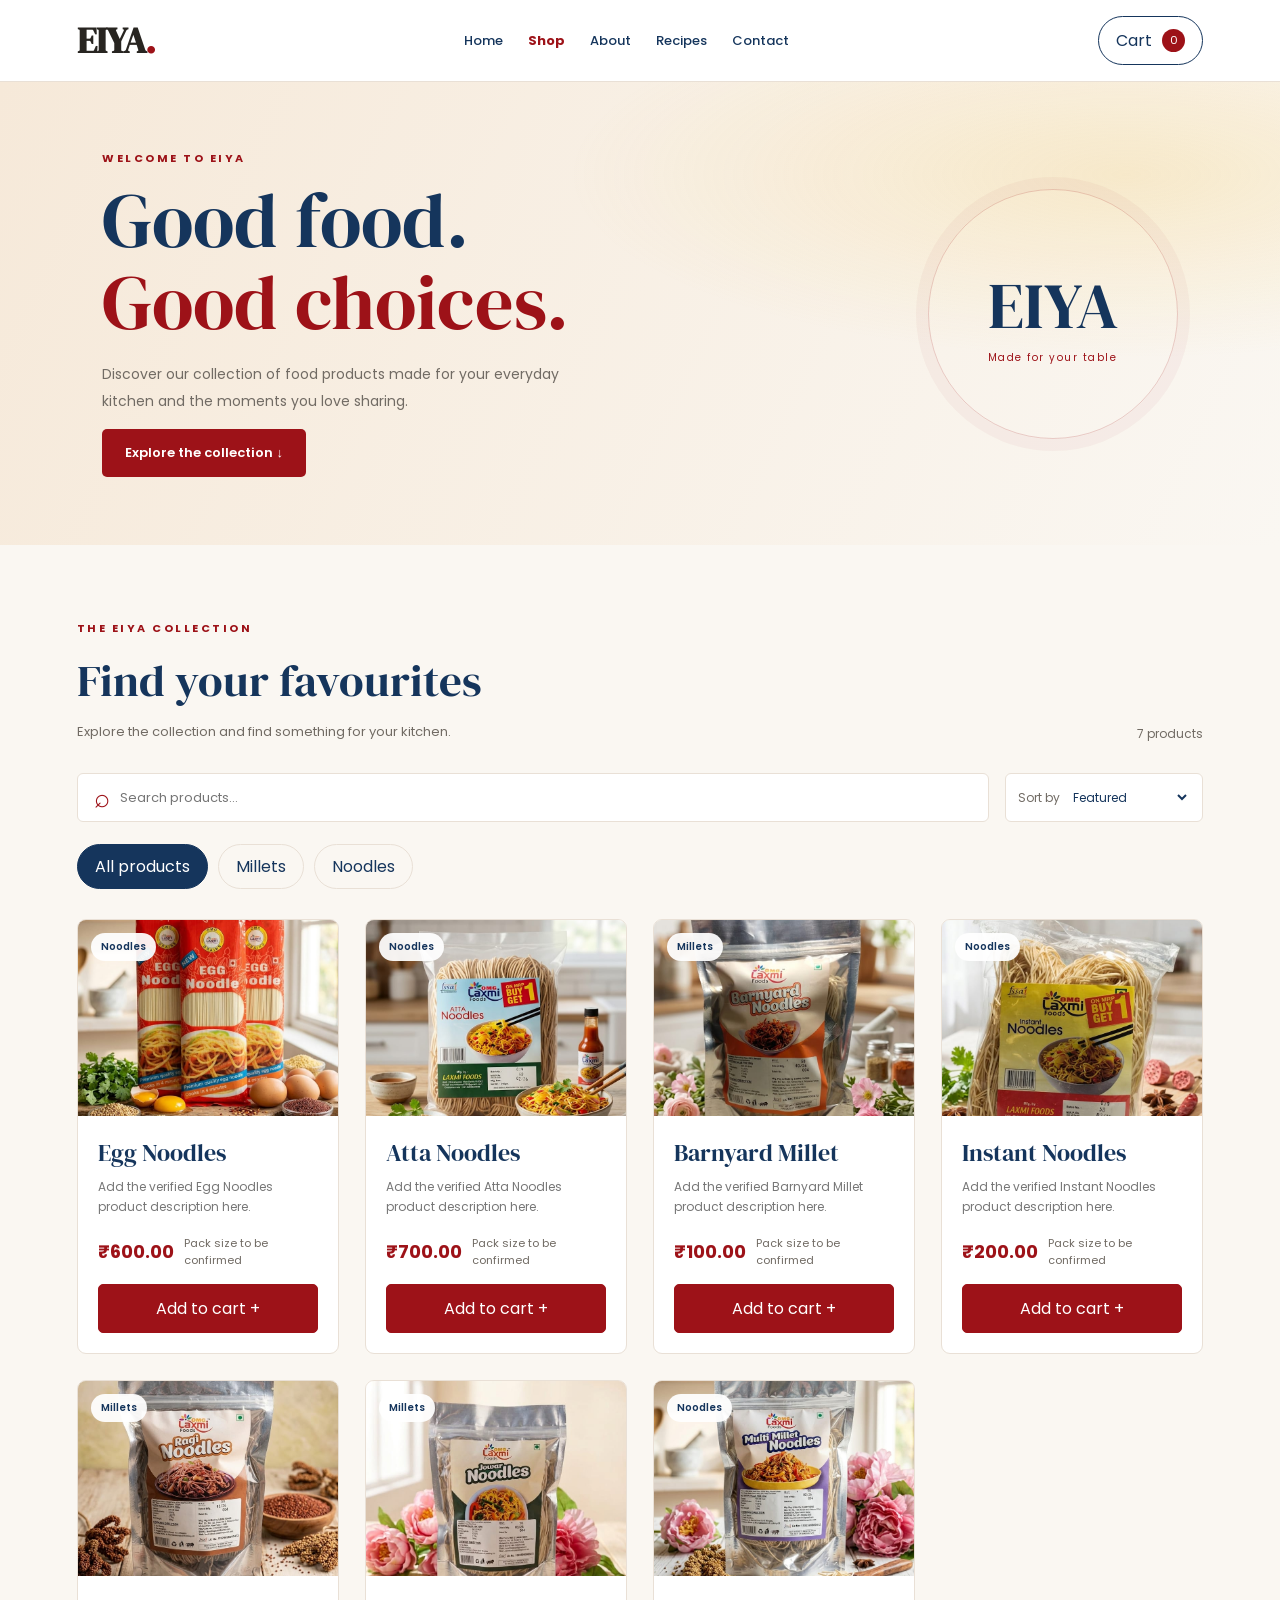
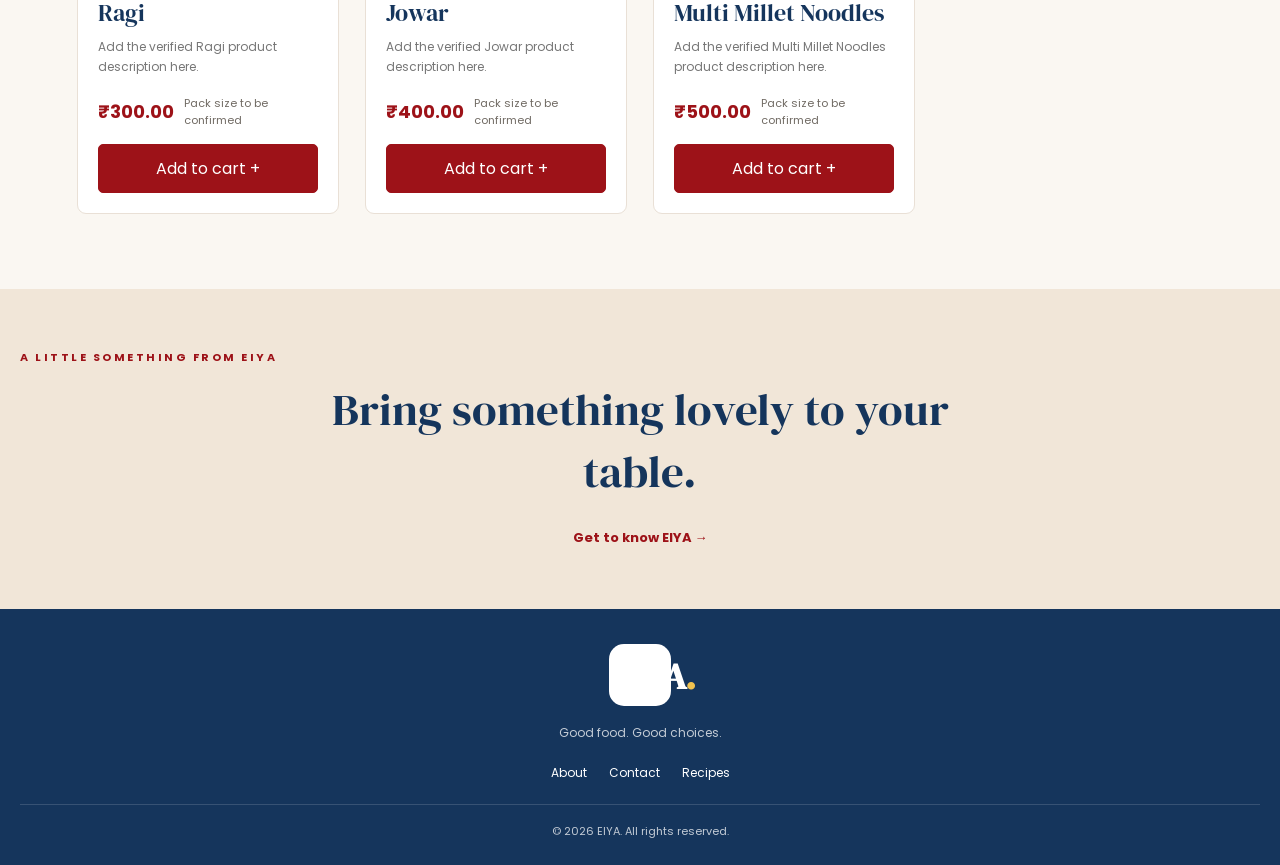
<file: products.html>
<!DOCTYPE html>
<html lang="en">
<head>
  <meta charset="UTF-8">
  <meta name="viewport" content="width=device-width, initial-scale=1.0">

  <title>Shop EIYA | Our Products</title>
  <meta name="description" content="Explore the EIYA food collection and discover products for your kitchen.">

  <link rel="preconnect" href="https://fonts.googleapis.com">
  <link rel="preconnect" href="https://fonts.gstatic.com" crossorigin>
  <link href="https://fonts.googleapis.com/css2?family=DM+Serif+Display&family=Poppins:wght@400;500;600;700&display=swap" rel="stylesheet">

  <link rel="stylesheet" href="./css/style.css">
  <link rel="stylesheet" href="./css/products.css">

  <script src="./js/products.js" defer></script>
</head>

<body class="products-page">

  <!-- Header -->
  <header class="shop-header">
    <a class="shop-logo" href="./index.html" aria-label="EIYA homepage">
      EIYA<span>.</span>
    </a>

    <nav class="shop-nav" aria-label="Main navigation">
      <a href="./index.html">Home</a>
      <a href="./products.html" class="active">Shop</a>
      <a href="./about.html">About</a>
      <a href="./recipes.html">Recipes</a>
      <a href="./contact.html">Contact</a>
    </nav>

    <button class="cart-toggle" id="cart-toggle" type="button"
      aria-label="View shopping cart">
      Cart <span id="cart-count">0</span>
    </button>
  </header>

  <main>
    <!-- Hero -->
    <section class="shop-hero">
      <div class="shop-hero-content">
        <p class="eyebrow">WELCOME TO EIYA</p>
        <h1>Good food.<br><span>Good choices.</span></h1>
        <p>
          Discover our collection of food products made for your everyday
          kitchen and the moments you love sharing.
        </p>
        <a href="#catalogue" class="shop-hero-button">
          Explore the collection ↓
        </a>
      </div>

      <div class="shop-hero-decoration" aria-hidden="true">
        <span>EIYA</span>
        <span>Made for your table</span>
      </div>
    </section>

    <!-- Product Catalogue -->
    <section class="catalogue section-padding" id="catalogue">
      <div class="catalogue-heading">
        <div>
          <p class="eyebrow">THE EIYA COLLECTION</p>
          <h2>Find your favourites</h2>
          <p class="catalogue-subtitle">
            Explore the collection and find something for your kitchen.
          </p>
        </div>
        <p class="product-total" id="product-total" aria-live="polite"></p>
      </div>

      <div class="catalogue-controls">
        <label class="search-box">
          <span aria-hidden="true">⌕</span>
          <input
            type="search"
            id="product-search"
            placeholder="Search products..."
            aria-label="Search products"
          >
        </label>

        <label class="sort-box">
          <span>Sort by</span>
          <select id="product-sort" aria-label="Sort products">
            <option value="featured">Featured</option>
            <option value="price-low">Price: low to high</option>
            <option value="price-high">Price: high to low</option>
            <option value="name">Name: A to Z</option>
          </select>
        </label>
      </div>

      <div class="category-filters" id="category-filters"
        aria-label="Filter by category">
        <button class="category-button active" type="button"
          data-category="all">
          All products
        </button>
      </div>

      <div class="product-grid" id="product-grid">
        <p class="catalogue-loading">Loading the EIYA collection...</p>
      </div>

      <p class="empty-products" id="empty-products" hidden>
        No products found. Try another search or category.
      </p>
    </section>

    <!-- Brand Message -->
    <section class="shop-note">
      <p class="eyebrow">A LITTLE SOMETHING FROM EIYA</p>
      <h2>Bring something lovely to your table.</h2>
      <a href="./about.html" class="shop-note-link">
        Get to know EIYA →
      </a>
    </section>
  </main>

  <!-- Cart Overlay -->
  <div class="cart-overlay" id="cart-overlay" hidden></div>

  <!-- Cart Drawer -->
  <aside class="cart-drawer" id="cart-drawer"
    role="dialog" aria-modal="true" aria-labelledby="cart-title" hidden>

    <div class="cart-header">
      <div>
        <p class="eyebrow">YOUR EIYA SELECTION</p>
        <h2 id="cart-title">Your cart</h2>
      </div>
      <button type="button" id="cart-close" class="cart-close"
        aria-label="Close cart">×</button>
    </div>

    <div class="cart-items" id="cart-items"></div>

    <div class="cart-footer">
      <div class="cart-subtotal">
        <span>Subtotal</span>
        <strong id="cart-subtotal">₹0.00</strong>
      </div>

      <p class="cart-disclaimer">
        Delivery charges and final totals will be confirmed at checkout.
      </p>

      <button class="checkout-button" id="checkout-button" type="button">
        Continue to checkout
      </button>

      <p class="cart-message" id="cart-message" aria-live="polite"></p>
    </div>
  </aside>

  <!-- Footer -->
  <footer class="shop-footer">
    <a class="shop-logo footer-logo" href="./index.html">
      EIYA<span>.</span>
    </a>
    <p>Good food. Good choices.</p>

    <div class="footer-links">
      <a href="./about.html">About</a>
      <a href="./contact.html">Contact</a>
      <a href="./recipes.html">Recipes</a>
    </div>

    <p class="footer-copy">
      © <span id="current-year"></span> EIYA. All rights reserved.
    </p>
  </footer>

  <!-- Add to Cart Success Toast -->
  <div id="cart-toast" class="cart-toast"
    role="status" aria-live="polite" aria-atomic="true">

    <span class="toast-check" aria-hidden="true">✓</span>

    <div class="toast-content">
      <strong id="toast-title">Added to Cart!</strong>
      <p id="toast-message">Your product was added successfully.</p>
    </div>

    <button id="toast-close" type="button"
      aria-label="Dismiss notification">
      &times;
    </button>
  </div>

</body>
</html>
</file>
<file: css/about.css>
/* =========================================================
   OMG LAXMI FOODS — ABOUT PAGE
   Same palette as your existing website
========================================================= */

:root{

    --red:#9d1218;
    --red-dark:#760b11;
    --red-light:#b51f24;

    --navy:#15355c;
    --navy-dark:#0c2440;

    --gold:#f0c24f;
    --gold-light:#ffe6a0;

    --cream:#faf7f2;
    --paper:#fffdf9;

    --white:#ffffff;

    --text:#20242a;
    --muted:#70757b;

    --border:#e6dfd5;

    --shadow:0 20px 55px rgba(21,53,92,.10);

}


*{
    margin:0;
    padding:0;
    box-sizing:border-box;
}


html{
    scroll-behavior:smooth;
}


body{

    font-family:'Poppins',sans-serif;

    background:var(--cream);

    color:var(--text);

    overflow-x:hidden;

}


a{
    text-decoration:none;
    color:inherit;
}


button{
    font-family:inherit;
    border:none;
    cursor:pointer;
}


/* =========================================================
   MAIN
========================================================= */

.main{

    margin-left:250px;

    overflow:hidden;

}


/* =========================================================
   SIDEBAR
========================================================= */

.sidebar{

    position:fixed;

    left:0;
    top:0;

    width:250px;

    height:100vh;

    background:var(--red);

    color:white;

    padding:30px 22px;

    display:flex;

    flex-direction:column;

    justify-content:space-between;

    z-index:1000;

    box-shadow:10px 0 35px rgba(80,0,0,.12);

}


.logo{

    display:flex;

    flex-direction:column;

    line-height:1;

}


.logo strong{

    font-size:34px;

    letter-spacing:-1px;

}


.logo span{

    color:var(--gold);

    font-size:15px;

    font-weight:600;

    margin-top:6px;

}


.sidebar-heading{

    margin:48px 10px 13px;

    font-size:9px;

    letter-spacing:2px;

    color:#ffe0a0;

    font-weight:800;

}


.sidebar-nav{

    display:flex;

    flex-direction:column;

    gap:5px;

}


.sidebar-nav a{

    display:flex;

    align-items:center;

    gap:13px;

    padding:12px 13px;

    border-radius:12px;

    font-size:12px;

    font-weight:500;

    transition:.3s;

}


.sidebar-nav a i{

    width:20px;

    text-align:center;

}


.sidebar-nav a:hover{

    background:rgba(255,255,255,.10);

    transform:translateX(4px);

}


.sidebar-nav a.active{

    background:var(--gold);

    color:var(--red-dark);

}


.sidebar-bottom{

    text-align:center;

}


.sidebar-bottom p{

    color:#ffe7b0;

    font-size:11px;

    line-height:1.7;

    font-weight:600;

    margin-bottom:17px;

}


.social-icons{

    display:flex;

    justify-content:center;

    gap:9px;

}


.social-icons a{

    width:35px;

    height:35px;

    border-radius:50%;

    background:white;

    color:var(--red);

    display:flex;

    align-items:center;

    justify-content:center;

    transition:.3s;

}


.social-icons a:hover{

    background:var(--gold);

    transform:translateY(-4px);

}


/* =========================================================
   MOBILE
========================================================= */

.mobile-header{

    display:none;

}


.overlay{

    display:none;

}


/* =========================================================
   TOP NAV
========================================================= */

.top-nav{

    height:92px;

    padding:22px 65px;

    display:flex;

    align-items:center;

    justify-content:space-between;

}


.breadcrumb{

    display:flex;

    align-items:center;

    gap:10px;

    color:#999;

    font-size:11px;

}


.breadcrumb i{

    font-size:8px;

}


.breadcrumb strong{

    color:var(--navy);

}


.talk-btn{

    background:var(--navy);

    color:white;

    padding:12px 21px;

    border-radius:30px;

    font-size:11px;

    font-weight:700;

    display:flex;

    gap:9px;

    align-items:center;

    transition:.3s;

}


.talk-btn:hover{

    background:var(--red);

    transform:translateY(-3px);

}


/* =========================================================
   COMMON
========================================================= */

.section{

    padding:105px 70px;

}


.section-tag{

    display:inline-block;

    color:var(--red);

    font-size:9px;

    font-weight:800;

    letter-spacing:2.2px;

    margin-bottom:18px;

}


.section-tag.light{

    color:var(--gold-light);

}


.reveal{

    opacity:0;

    transform:translateY(35px);

    transition:

        opacity .8s ease,

        transform .8s cubic-bezier(.2,.7,.2,1);

}


.reveal.visible{

    opacity:1;

    transform:translateY(0);

}


.delay-1{
    transition-delay:.1s;
}


.delay-2{
    transition-delay:.2s;
}


.delay-3{
    transition-delay:.3s;
}


/* =========================================================
   HERO
========================================================= */

.hero{

    min-height:690px;

    padding:55px 70px 100px;

    display:grid;

    grid-template-columns:1.15fr .85fr;

    align-items:center;

    gap:30px;

    position:relative;

    overflow:hidden;

    background:

        radial-gradient(
            circle at 65% 45%,
            rgba(240,194,79,.16),
            transparent 25%
        ),

        linear-gradient(
            180deg,
            #fffdf9,
            #faf7f2
        );

}


.hero-content{

    position:relative;

    z-index:4;

}


.eyebrow{

    display:flex;

    align-items:center;

    gap:10px;

    color:var(--red);

    font-size:10px;

    font-weight:800;

    letter-spacing:2px;

}


.eyebrow span{

    width:32px;

    height:2px;

    background:var(--gold);

}


.hero h1{

    max-width:800px;

    margin-top:23px;

    color:var(--navy);

    font-size:clamp(48px,5.8vw,78px);

    line-height:1.02;

    letter-spacing:-3px;

    font-weight:800;

}


.hero h1 em{

    display:block;

    color:var(--red);

    font-style:normal;

}


.hero-description{

    max-width:690px;

    margin-top:25px;

    color:var(--muted);

    font-size:14px;

    line-height:1.9;

}


.hero-buttons{

    display:flex;

    flex-wrap:wrap;

    gap:12px;

    margin-top:30px;

}


.primary-btn,
.outline-btn{

    padding:14px 21px;

    border-radius:30px;

    display:flex;

    align-items:center;

    gap:10px;

    font-size:11px;

    font-weight:700;

    transition:.3s;

}


.primary-btn{

    color:white;

    background:var(--red);

    box-shadow:0 12px 30px rgba(157,18,24,.18);

}


.primary-btn:hover{

    background:var(--navy);

    transform:translateY(-3px);

}


.outline-btn{

    color:var(--navy);

    border:1px solid #d8d2c9;

    background:white;

}


.outline-btn:hover{

    border-color:var(--navy);

    transform:translateY(-3px);

}


.hero-pills{

    display:flex;

    flex-wrap:wrap;

    gap:8px;

    margin-top:30px;

}


.hero-pills span{

    display:flex;

    align-items:center;

    gap:7px;

    padding:8px 12px;

    background:white;

    border:1px solid var(--border);

    border-radius:30px;

    color:#6e747b;

    font-size:9px;

    font-weight:600;

}


.hero-pills i{

    color:var(--red);

}


/* =========================================================
   HERO VISUAL
========================================================= */

.hero-visual{

    height:470px;

    position:relative;

}


.circle{

    position:absolute;

    left:50%;

    top:50%;

    transform:translate(-50%,-50%);

    border-radius:50%;

    border:1px dashed rgba(157,18,24,.22);

}


.circle-one{

    width:400px;

    height:250px;

    transform:
        translate(-50%,-50%)
        rotate(25deg);

}


.circle-two{

    width:390px;

    height:230px;

    transform:
        translate(-50%,-50%)
        rotate(-25deg);

}


.circle-three{

    width:310px;

    height:310px;

    border-color:rgba(240,194,79,.45);

}


.noodle-card{

    position:absolute;

    left:50%;

    top:50%;

    border-radius:28px;

}


.back-card{

    width:260px;

    height:315px;

    transform:
        translate(-43%,-45%)
        rotate(11deg);

    background:

        linear-gradient(
            145deg,
            var(--red),
            var(--red-dark)
        );

    box-shadow:0 25px 50px rgba(80,0,0,.17);

    padding:28px;

    display:flex;

    align-items:flex-end;

    color:var(--gold);

    font-size:45px;

}


.main-card{

    width:270px;

    min-height:340px;

    padding:32px;

    transform:
        translate(-57%,-52%)
        rotate(-5deg);

    background:white;

    box-shadow:0 25px 60px rgba(21,53,92,.16);

    display:flex;

    flex-direction:column;

    justify-content:center;

    transition:.4s;

}


.main-card:hover{

    transform:
        translate(-57%,-55%)
        rotate(0)
        scale(1.03);

}


.food-symbol{

    width:60px;

    height:60px;

    border-radius:18px;

    display:flex;

    align-items:center;

    justify-content:center;

    background:#fff2ca;

    color:var(--red);

    font-size:25px;

    margin-bottom:24px;

}


.main-card small{

    color:#999;

    font-size:8px;

    letter-spacing:2px;

    font-weight:800;

}


.main-card h3{

    color:var(--navy);

    font-size:34px;

    line-height:1.05;

    letter-spacing:-1.5px;

    margin:10px 0 15px;

}


.main-card p{

    color:#777;

    font-size:10px;

    line-height:1.6;

}


.floating-badge{

    position:absolute;

    z-index:10;

    background:white;

    padding:10px 13px;

    border-radius:30px;

    box-shadow:0 14px 35px rgba(0,0,0,.10);

    color:var(--navy);

    font-size:9px;

    font-weight:700;

    display:flex;

    align-items:center;

    gap:7px;

    animation:float 4s ease-in-out infinite;

}


.floating-badge i{

    color:var(--red);

}


.badge-one{

    top:70px;

    right:2%;

}


.badge-two{

    bottom:70px;

    left:2%;

    animation-delay:-2s;

}


@keyframes float{

    0%,100%{
        transform:translateY(0);
    }

    50%{
        transform:translateY(-10px);
    }

}


/* =========================================================
   WHO
========================================================= */

.who{

    background:var(--paper);

}


.who-grid{

    display:grid;

    grid-template-columns:1fr 1fr;

    gap:100px;

}


.who-heading h2{

    color:var(--navy);

    font-size:clamp(40px,4.3vw,58px);

    line-height:1.07;

    letter-spacing:-2px;

}


.who-heading h2 span{

    display:block;

    color:var(--red);

}


.who-content p{

    color:var(--muted);

    font-size:13px;

    line-height:1.9;

    margin-bottom:18px;

}


.who-content strong{

    color:var(--navy);

}


.moving-text{

    margin:80px -70px -105px;

    padding:22px 0;

    background:var(--navy);

    overflow:hidden;

}


.moving-track{

    width:max-content;

    display:flex;

    align-items:center;

    gap:23px;

    color:white;

    animation:moveText 27s linear infinite;

}


.moving-track span{

    font-size:10px;

    letter-spacing:2px;

    font-weight:700;

}


.moving-track b{

    color:var(--gold);

}


@keyframes moveText{

    from{
        transform:translateX(0);
    }

    to{
        transform:translateX(-30%);
    }

}


/* =========================================================
   SERVICES
========================================================= */

.services{

    background:#f4f1eb;

}


.heading-row{

    display:grid;

    grid-template-columns:1fr .7fr;

    gap:80px;

    align-items:end;

    margin-bottom:45px;

}


.heading-row h2{

    color:var(--navy);

    font-size:clamp(40px,4.3vw,57px);

    line-height:1.05;

    letter-spacing:-2px;

}


.heading-row h2 span{

    display:block;

    color:var(--red);

}


.heading-row > p{

    color:var(--muted);

    font-size:13px;

    line-height:1.9;

}


.service-tabs{

    display:flex;

    flex-wrap:wrap;

    gap:7px;

    margin-bottom:18px;

}


.service-tab{

    padding:12px 17px;

    border-radius:30px;

    border:1px solid #ddd7ce;

    background:white;

    color:#6e747b;

    font-size:10px;

    font-weight:700;

    transition:.3s;

}


.service-tab:hover{

    border-color:var(--red);

    color:var(--red);

}


.service-tab.active{

    background:var(--red);

    border-color:var(--red);

    color:white;

}


.service-panel{

    display:none;

    min-height:430px;

    padding:50px;

    border-radius:30px;

    background:white;

    box-shadow:var(--shadow);

    position:relative;

    overflow:hidden;

}


.service-panel.active{

    display:grid;

    grid-template-columns:60px 1fr 260px;

    gap:35px;

    align-items:center;

    animation:panelIn .45s ease;

}


@keyframes panelIn{

    from{
        opacity:0;
        transform:translateY(12px);
    }

    to{
        opacity:1;
        transform:translateY(0);
    }

}


.panel-number{

    align-self:start;

    color:#aaa;

    font-size:11px;

    font-weight:800;

}


.panel-icon{

    position:absolute;

    top:47px;

    left:105px;

    width:55px;

    height:55px;

    border-radius:16px;

    background:#fff1ca;

    color:var(--red);

    display:flex;

    align-items:center;

    justify-content:center;

    font-size:21px;

}


.panel-content{

    padding-top:55px;

}


.panel-content > span{

    color:var(--red);

    font-size:9px;

    letter-spacing:2px;

    font-weight:800;

}


.panel-content h3{

    max-width:650px;

    color:var(--navy);

    font-size:32px;

    line-height:1.15;

    letter-spacing:-1px;

    margin:10px 0 17px;

}


.panel-content p{

    max-width:650px;

    color:var(--muted);

    font-size:12px;

    line-height:1.85;

}


.panel-content ul{

    list-style:none;

    display:grid;

    grid-template-columns:1fr 1fr;

    gap:9px 20px;

    margin-top:22px;

}


.panel-content li{

    color:#62686e;

    font-size:10px;

    font-weight:600;

}


.panel-content li:before{

    content:"✓";

    color:var(--red);

    margin-right:8px;

    font-weight:900;

}


.service-art{

    width:240px;

    height:295px;

    border-radius:25px;

    display:flex;

    flex-direction:column;

    align-items:center;

    justify-content:center;

    gap:12px;

    text-align:center;

    color:white;

    position:relative;

    overflow:hidden;

}


.service-art:after{

    content:"";

    position:absolute;

    width:185px;

    height:185px;

    border:1px solid rgba(255,255,255,.18);

    border-radius:50%;

    box-shadow:0 0 0 35px rgba(255,255,255,.04);

}


.service-art i,
.service-art strong,
.service-art span{

    position:relative;

    z-index:2;

}


.service-art i{

    font-size:55px;

    color:var(--gold);

}


.service-art strong{

    font-size:13px;

    letter-spacing:1px;

}


.service-art span{

    font-size:8px;

    letter-spacing:1.5px;

}


.red-art{

    background:linear-gradient(
        145deg,
        var(--red),
        var(--red-dark)
    );

}


.navy-art{

    background:linear-gradient(
        145deg,
        var(--navy),
        var(--navy-dark)
    );

}


.gold-art{

    background:linear-gradient(
        145deg,
        #d49e20,
        #a87508
    );

}


/* =========================================================
   INNOVATION
========================================================= */

.innovation{

    min-height:620px;

    display:grid;

    grid-template-columns:1fr 1fr;

    align-items:center;

    gap:80px;

    color:white;

    background:

        radial-gradient(
            circle at 80% 50%,
            rgba(240,194,79,.16),
            transparent 28%
        ),

        linear-gradient(
            135deg,
            var(--red-dark),
            var(--red)
        );

    position:relative;

    overflow:hidden;

}


.innovation-content{

    position:relative;

    z-index:3;

}


.innovation h2{

    max-width:650px;

    color:white;

    font-size:clamp(42px,4.5vw,62px);

    line-height:1.04;

    letter-spacing:-2px;

}


.innovation h2 span{

    display:block;

    color:var(--gold);

}


.innovation p{

    max-width:610px;

    color:#f9dddd;

    font-size:13px;

    line-height:1.9;

    margin-top:24px;

}


.innovation-btn{

    display:inline-flex;

    align-items:center;

    gap:11px;

    margin-top:28px;

    padding:14px 21px;

    background:var(--gold);

    color:var(--red-dark);

    border-radius:30px;

    font-size:10px;

    font-weight:800;

    transition:.3s;

}


.innovation-btn:hover{

    background:white;

    transform:translateY(-3px);

}


.innovation-wheel{

    width:450px;

    height:450px;

    position:relative;

    margin:auto;

}


.wheel-center{

    position:absolute;

    width:180px;

    height:180px;

    border-radius:50%;

    background:white;

    color:var(--navy);

    left:50%;

    top:50%;

    transform:translate(-50%,-50%);

    display:flex;

    flex-direction:column;

    align-items:center;

    justify-content:center;

    text-align:center;

    box-shadow:0 20px 60px rgba(0,0,0,.20);

}


.wheel-center i{

    color:var(--red);

    font-size:35px;

    margin-bottom:12px;

}


.wheel-center strong{

    font-size:13px;

    line-height:1.3;

    letter-spacing:1px;

}


.innovation-item{

    position:absolute;

    width:105px;

    height:105px;

    border-radius:50%;

    background:rgba(255,255,255,.11);

    border:1px solid rgba(255,255,255,.25);

    display:flex;

    flex-direction:column;

    align-items:center;

    justify-content:center;

    gap:8px;

    transition:.3s;

}


.innovation-item:hover{

    background:var(--gold);

    color:var(--red-dark);

    transform:scale(1.1);

}


.innovation-item i{

    font-size:22px;

}


.innovation-item span{

    font-size:8px;

    font-weight:800;

    letter-spacing:1px;

}


.item-one{

    top:0;

    left:50%;

    transform:translateX(-50%);

}


.item-two{

    right:0;

    top:50%;

    transform:translateY(-50%);

}


.item-three{

    bottom:0;

    left:50%;

    transform:translateX(-50%);

}


.item-four{

    left:0;

    top:50%;

    transform:translateY(-50%);

}


/* =========================================================
   EIYAA
========================================================= */

.eiyaa{

    display:grid;

    grid-template-columns:1fr 1fr;

    align-items:center;

    gap:90px;

    background:var(--paper);

}


.eiyaa-image{

    height:480px;

    border-radius:35px;

    background:

        radial-gradient(
            circle,
            rgba(240,194,79,.25),
            transparent 35%
        ),

        linear-gradient(
            145deg,
            #8d1016,
            var(--red)
        );

    position:relative;

    overflow:hidden;

}


.eiyaa-pattern{

    position:absolute;

    inset:-80px;

    border:1px solid rgba(255,255,255,.15);

    border-radius:50%;

    box-shadow:

        0 0 0 50px rgba(255,255,255,.035),

        0 0 0 100px rgba(255,255,255,.025);

}


.eiyaa-bowl{

    position:absolute;

    width:250px;

    height:250px;

    border-radius:50%;

    background:white;

    color:var(--red);

    display:flex;

    align-items:center;

    justify-content:center;

    font-size:100px;

    left:50%;

    top:50%;

    transform:translate(-50%,-50%);

    box-shadow:0 25px 60px rgba(0,0,0,.20);

}


.eiyaa-floating{

    position:absolute;

    right:25px;

    bottom:25px;

    background:var(--gold);

    color:var(--red-dark);

    padding:12px 18px;

    border-radius:30px;

    font-size:9px;

    font-weight:800;

    letter-spacing:1px;

}


.eiyaa-content h2{

    color:var(--navy);

    font-size:clamp(50px,5vw,70px);

    line-height:1;

    letter-spacing:-3px;

}


.eiyaa-content h2 span{

    color:var(--red);

}


.eiyaa-content p{

    color:var(--muted);

    font-size:13px;

    line-height:1.9;

    margin-top:20px;

}


.eiyaa-points{

    display:grid;

    gap:12px;

    margin-top:25px;

}


.eiyaa-points div{

    display:flex;

    align-items:center;

    gap:10px;

    color:var(--navy);

    font-size:11px;

    font-weight:600;

}


.eiyaa-points i{

    width:25px;

    height:25px;

    display:flex;

    align-items:center;

    justify-content:center;

    background:#fff0c8;

    color:var(--red);

    border-radius:50%;

}


.eiyaa-btn{

    display:inline-flex;

    align-items:center;

    gap:10px;

    margin-top:28px;

    padding:14px 21px;

    background:var(--navy);

    color:white;

    border-radius:30px;

    font-size:10px;

    font-weight:700;

    transition:.3s;

}


.eiyaa-btn:hover{

    background:var(--red);

    transform:translateY(-3px);

}


/* =========================================================
   WHY
========================================================= */

.why{

    background:#f4f1eb;

}


.why-grid{

    display:grid;

    grid-template-columns:repeat(4,1fr);

    gap:15px;

}


.why-card{

    min-height:260px;

    padding:28px;

    border:1px solid var(--border);

    border-radius:24px;

    background:white;

    position:relative;

    transition:.35s;

}


.why-card:hover{

    transform:translateY(-8px);

    box-shadow:var(--shadow);

}


.why-number{

    position:absolute;

    top:22px;

    right:22px;

    color:#b7b7b7;

    font-size:10px;

    font-weight:800;

}


.why-card > i{

    width:52px;

    height:52px;

    display:flex;

    align-items:center;

    justify-content:center;

    border-radius:15px;

    background:#fff1c9;

    color:var(--red);

    font-size:20px;

    margin-bottom:27px;

}


.why-card h3{

    color:var(--navy);

    font-size:17px;

    margin-bottom:10px;

}


.why-card p{

    color:var(--muted);

    font-size:10px;

    line-height:1.8;

}


/* =========================================================
   PROCESS
========================================================= */

.process{

    background:white;

}


.process-title{

    margin-bottom:60px;

}


.process-title h2{

    color:var(--navy);

    font-size:clamp(42px,4.5vw,60px);

    line-height:1;

    letter-spacing:-2px;

}


.process-title h2 span{

    color:var(--red);

}


.process-line{

    display:grid;

    grid-template-columns:repeat(4,1fr);

    position:relative;

}


.process-line:before{

    content:"";

    position:absolute;

    top:31px;

    left:8%;

    right:8%;

    height:1px;

    background:#ddd4c7;

}


.process-step{

    position:relative;

    z-index:2;

    padding-right:30px;

}


.process-icon{

    width:62px;

    height:62px;

    border-radius:50%;

    background:var(--cream);

    border:1px solid #ddd4c7;

    display:flex;

    align-items:center;

    justify-content:center;

    color:var(--red);

    font-size:20px;

    margin-bottom:25px;

}


.process-step > span{

    color:var(--red);

    font-size:9px;

    font-weight:800;

}


.process-step h3{

    color:var(--navy);

    font-size:19px;

    margin:5px 0 9px;

}


.process-step p{

    max-width:230px;

    color:var(--muted);

    font-size:10px;

    line-height:1.8;

}


/* =========================================================
   CTA
========================================================= */

.final-cta{

    min-height:480px;

    padding:90px 70px;

    position:relative;

    overflow:hidden;

    background:

        radial-gradient(
            circle at 80% 50%,
            rgba(240,194,79,.18),
            transparent 25%
        ),

        linear-gradient(
            135deg,
            var(--red-dark),
            var(--red)
        );

    color:white;

}


.cta-decoration{

    position:absolute;

    width:500px;

    height:500px;

    right:-200px;

    top:-180px;

    border:1px solid rgba(255,255,255,.13);

    border-radius:50%;

    box-shadow:

        0 0 0 60px rgba(255,255,255,.03),

        0 0 0 120px rgba(255,255,255,.02);

}


.cta-content{

    position:relative;

    z-index:2;

    max-width:750px;

}


.cta-content h2{

    font-size:clamp(42px,5vw,66px);

    line-height:1.02;

    letter-spacing:-2px;

}


.cta-content h2 span{

    color:var(--gold);

}


.cta-content p{

    max-width:650px;

    color:#f9dede;

    font-size:13px;

    line-height:1.9;

    margin-top:22px;

}


.cta-btn{

    display:inline-flex;

    align-items:center;

    gap:11px;

    margin-top:28px;

    padding:15px 23px;

    border-radius:30px;

    background:var(--gold);

    color:var(--red-dark);

    font-size:10px;

    font-weight:800;

    transition:.3s;

}


.cta-btn:hover{

    background:white;

    transform:translateY(-3px);

}


/* =========================================================
   FOOTER
========================================================= */

footer{

    padding:45px 70px 25px;

    background:var(--navy);

    color:white;

}


.footer-top{

    display:flex;

    justify-content:space-between;

    gap:50px;

    padding-bottom:35px;

    border-bottom:1px solid rgba(255,255,255,.12);

}


.footer-logo{

    display:flex;

    align-items:center;

    gap:6px;

    font-size:20px;

    font-weight:600;

}


.footer-logo strong{

    color:var(--gold);

    font-size:25px;

}


.footer-top p{

    color:#c5ced9;

    font-size:10px;

    margin-top:10px;

}


.footer-links{

    display:flex;

    flex-wrap:wrap;

    gap:20px;

    align-content:flex-start;

}


.footer-links a{

    color:#d9dfe7;

    font-size:10px;

    transition:.3s;

}


.footer-links a:hover{

    color:var(--gold);

}


.footer-bottom{

    display:flex;

    justify-content:space-between;

    gap:20px;

    padding-top:20px;

    color:#aeb8c5;

    font-size:9px;

}


/* =========================================================
   BACK TOP
========================================================= */

.back-top{

    position:fixed;

    right:25px;

    bottom:25px;

    width:45px;

    height:45px;

    border-radius:50%;

    background:var(--gold);

    color:var(--red-dark);

    display:flex;

    align-items:center;

    justify-content:center;

    opacity:0;

    pointer-events:none;

    transform:translateY(15px);

    transition:.3s;

    z-index:900;

    box-shadow:0 10px 25px rgba(0,0,0,.15);

}


.back-top.show{

    opacity:1;

    pointer-events:auto;

    transform:translateY(0);

}


.back-top:hover{

    background:var(--red);

    color:white;

    transform:translateY(-3px);

}


/* =========================================================
   RESPONSIVE
========================================================= */

@media(max-width:1150px){

    .sidebar{
        width:220px;
    }

    .main{
        margin-left:220px;
    }

    .hero{
        grid-template-columns:1fr;
        text-align:center;
    }

    .hero-content{
        display:flex;
        flex-direction:column;
        align-items:center;
    }

    .hero-visual{
        width:100%;
    }

    .who-grid,
    .heading-row,
    .innovation,
    .eiyaa{
        grid-template-columns:1fr;
    }

    .who-grid{
        gap:50px;
    }

    .innovation-wheel{
        margin:0 auto;
    }

    .why-grid{
        grid-template-columns:1fr 1fr;
    }

    .service-panel.active{
        grid-template-columns:50px 1fr;
    }

    .service-art{
        display:none;
    }

}


@media(max-width:768px){

    .sidebar{
        display:flex;
        transform:translateX(-100%);
        transition:.35s;
    }

    .sidebar.open{
        transform:translateX(0);
    }

    .main{
        margin-left:0;
    }

    .mobile-header{
        height:70px;
        padding:15px 22px;
        display:flex;
        align-items:center;
        justify-content:space-between;
        background:var(--cream);
        position:relative;
        z-index:800;
    }

    .mobile-logo{
        display:flex;
        align-items:center;
        gap:6px;
        color:var(--navy);
        font-size:15px;
        font-weight:600;
    }

    .mobile-logo strong{
        color:var(--red);
        font-size:22px;
    }

    #menuBtn{
        width:42px;
        height:42px;
        border-radius:50%;
        background:var(--red);
        color:white;
        font-size:17px;
    }

    .overlay{
        position:fixed;
        inset:0;
        background:rgba(0,0,0,.45);
        z-index:950;
    }

    .overlay.show{
        display:block;
    }

    .top-nav{
        display:none;
    }

    .section{
        padding:75px 25px;
    }

    .hero{
        padding:55px 25px 90px;
    }

    .hero h1{
        font-size:48px;
        letter-spacing:-2px;
    }

    .hero-description{
        font-size:12px;
    }

    .hero-visual{
        height:410px;
    }

    .circle-one{
        width:300px;
        height:200px;
    }

    .circle-two{
        width:290px;
        height:180px;
    }

    .circle-three{
        width:245px;
        height:245px;
    }

    .back-card{
        width:205px;
        height:260px;
    }

    .main-card{
        width:215px;
        min-height:280px;
        padding:25px;
    }

    .main-card h3{
        font-size:28px;
    }

    .floating-badge{
        font-size:8px;
    }

    .who-grid{
        gap:35px;
    }

    .who-heading h2,
    .heading-row h2,
    .innovation h2,
    .eiyaa-content h2,
    .process-title h2,
    .cta-content h2{
        font-size:40px;
    }

    .heading-row{
        gap:25px;
    }

    .service-tabs{
        flex-direction:column;
    }

    .service-tab{
        width:100%;
        text-align:left;
    }

    .service-panel{
        padding:35px 25px;
    }

    .service-panel.active{
        display:block;
    }

    .panel-number{
        margin-bottom:30px;
    }

    .panel-icon{
        position:static;
        margin-bottom:20px;
    }

    .panel-content{
        padding:0;
    }

    .panel-content h3{
        font-size:27px;
    }

    .panel-content ul{
        grid-template-columns:1fr;
    }

    .innovation{
        gap:45px;
    }

    .innovation-wheel{
        width:320px;
        height:320px;
    }

    .wheel-center{
        width:130px;
        height:130px;
    }

    .innovation-item{
        width:75px;
        height:75px;
    }

    .innovation-item i{
        font-size:16px;
    }

    .innovation-item span{
        font-size:7px;
    }

    .eiyaa-image{
        height:360px;
    }

    .eiyaa-bowl{
        width:190px;
        height:190px;
        font-size:75px;
    }

    .why-grid{
        grid-template-columns:1fr;
    }

    .process-line{
        grid-template-columns:1fr;
        gap:35px;
    }

    .process-line:before{
        display:none;
    }

    .process-step{
        padding-right:0;
    }

    .final-cta{
        padding:75px 25px;
    }

    footer{
        padding:40px 25px 20px;
    }

    .footer-top{
        flex-direction:column;
    }

    .footer-bottom{
        flex-direction:column;
    }

}


@media(max-width:480px){

    .hero h1{
        font-size:40px;
    }

    .hero-buttons{
        width:100%;
        flex-direction:column;
    }

    .primary-btn,
    .outline-btn{
        justify-content:center;
    }

    .hero-pills{
        justify-content:center;
    }

    .hero-visual{
        transform:scale(.9);
        margin-left:-20px;
    }

}
</file>
<file: css/contact.css>
/* =========================================
   RESET
========================================= */

* {
    margin: 0;
    padding: 0;
    box-sizing: border-box;
}

html {
    scroll-behavior: smooth;
}

body {
    font-family: 'Poppins', sans-serif;
    background: #faf7f2;
    color: #222;
    overflow-x: hidden;
}

a {
    text-decoration: none;
    color: inherit;
}

img {
    max-width: 100%;
    display: block;
}

button,
input,
textarea,
select {
    font-family: inherit;
}


/* =========================================
   VARIABLES
========================================= */

:root {
    --red: #9d1218;
    --red-light: #b51f24;
    --red-dark: #780d13;

    --navy: #112d50;
    --navy-light: #18375d;

    --gold: #f0c24f;
    --gold-light: #ffd76a;

    --cream: #faf7f2;
    --white: #ffffff;

    --text: #222;
    --muted: #6b6b6b;

    --shadow: 0 20px 55px rgba(17, 45, 80, .10);
}


/* =========================================
   HEADER
========================================= */

.header {

    height: 88px;

    background: rgba(250, 247, 242, .94);

    backdrop-filter: blur(14px);

    display: flex;

    align-items: center;

    justify-content: space-between;

    padding: 12px 6%;

    position: sticky;

    top: 0;

    z-index: 1000;

    border-bottom: 1px solid rgba(17, 45, 80, .08);

}


.brand {

    display: flex;

    align-items: center;

    gap: 13px;

}


.brand-logo {

    width: 58px;

    height: 58px;

    display: flex;

    align-items: center;

    justify-content: center;

}


.brand-logo img {

    width: 100%;

    height: 100%;

    object-fit: contain;

}


.brand-name {

    display: flex;

    flex-direction: column;

}


.brand-name strong {

    font-family: 'DM Serif Display', serif;

    font-size: 23px;

    color: var(--navy);

}


.brand-name span {

    font-size: 9px;

    letter-spacing: 1.5px;

    text-transform: uppercase;

    color: var(--red);

    font-weight: 700;

}


.nav {

    display: flex;

    align-items: center;

    gap: 28px;

}


.nav a {

    font-size: 14px;

    font-weight: 600;

    color: #4a4a4a;

    transition: .3s;

    display: flex;

    align-items: center;

    gap: 7px;

}


.nav a i {

    display: none;

}


.nav a:hover,
.nav a.active {

    color: var(--red);

}


.header-btn {

    background: var(--red);

    color: white;

    padding: 13px 22px;

    border-radius: 30px;

    font-size: 13px;

    font-weight: 700;

    display: flex;

    align-items: center;

    gap: 10px;

    transition: .3s;

}


.header-btn:hover {

    background: var(--navy);

    transform: translateY(-3px);

}


/* =========================================
   HERO
========================================= */

.contact-hero {

    min-height: 620px;

    padding: 75px 8%;

    display: flex;

    align-items: center;

    justify-content: space-between;

    gap: 70px;

    background:

        radial-gradient(
            circle at 85% 15%,
            rgba(240, 194, 79, .25),
            transparent 28%
        ),

        linear-gradient(
            135deg,
            #faf7f2,
            #f6eee3
        );

    position: relative;

    overflow: hidden;

}


.contact-hero::before {

    content: "";

    position: absolute;

    width: 420px;

    height: 420px;

    border-radius: 50%;

    background: rgba(157, 18, 24, .05);

    right: -180px;

    top: -180px;

}


.hero-content {

    width: 53%;

    position: relative;

    z-index: 2;

}


.eyebrow {

    display: inline-flex;

    align-items: center;

    gap: 8px;

    color: var(--red);

    font-size: 12px;

    font-weight: 800;

    letter-spacing: 2px;

    margin-bottom: 18px;

}


.hero-content h1 {

    font-family: 'DM Serif Display', serif;

    font-size: clamp(55px, 6vw, 88px);

    line-height: .98;

    color: var(--navy);

}


.hero-content h1 span {

    color: var(--red);

    display: block;

}


.hero-content > p {

    max-width: 620px;

    color: #646464;

    font-size: 17px;

    line-height: 1.9;

    margin-top: 28px;

}


.hero-actions {

    display: flex;

    gap: 15px;

    margin-top: 35px;

    flex-wrap: wrap;

}


.hero-btn {

    padding: 15px 27px;

    border-radius: 35px;

    font-weight: 700;

    display: inline-flex;

    align-items: center;

    gap: 10px;

    transition: .3s;

}


.primary-btn {

    background: var(--navy);

    color: white;

}


.primary-btn:hover {

    background: var(--red);

    transform: translateY(-4px);

}


.whatsapp-btn {

    background: white;

    color: #168c4a;

    border: 1px solid #e2e2e2;

}


.whatsapp-btn:hover {

    transform: translateY(-4px);

    box-shadow: var(--shadow);

}


/* =========================================
   HERO VISUAL
========================================= */

.hero-visual {

    width: 42%;

    min-height: 430px;

    position: relative;

    display: flex;

    align-items: center;

    justify-content: center;

}


.visual-circle {

    position: absolute;

    border-radius: 50%;

}


.circle-one {

    width: 390px;

    height: 390px;

    background: rgba(157, 18, 24, .09);

}


.circle-two {

    width: 290px;

    height: 290px;

    background: rgba(240, 194, 79, .22);

}


.product-card {

    width: 330px;

    background: white;

    padding: 15px;

    border-radius: 30px;

    box-shadow: 0 30px 70px rgba(17, 45, 80, .18);

    position: relative;

    z-index: 3;

    transform: rotate(3deg);

    transition: .4s;

}


.product-card:hover {

    transform: rotate(0deg) translateY(-10px);

}


.product-image {

    height: 260px;

    border-radius: 22px;

    overflow: hidden;

    background: #f3eee7;

}


.product-image img {

    width: 100%;

    height: 100%;

    object-fit: contain;

}


.product-card-text {

    padding: 20px 10px 10px;

}


.product-card-text span {

    font-size: 9px;

    color: var(--red);

    font-weight: 800;

    letter-spacing: 1.5px;

}


.product-card-text h3 {

    font-family: 'DM Serif Display', serif;

    font-size: 34px;

    color: var(--navy);

    margin: 4px 0;

}


.product-card-text p {

    font-size: 12px;

    color: #777;

    line-height: 1.6;

}


.floating-badge {

    position: absolute;

    z-index: 5;

    bottom: 40px;

    right: 0;

    background: var(--navy);

    color: white;

    padding: 14px 18px;

    border-radius: 18px;

    display: flex;

    align-items: center;

    gap: 12px;

    box-shadow: 0 15px 35px rgba(17, 45, 80, .25);

    animation: float 4s ease-in-out infinite;

}


.floating-badge i {

    width: 42px;

    height: 42px;

    border-radius: 50%;

    background: var(--gold);

    color: var(--navy);

    display: flex;

    align-items: center;

    justify-content: center;

}


.floating-badge strong {

    display: block;

    font-size: 12px;

}


.floating-badge span {

    display: block;

    font-size: 10px;

    color: #ccd5df;

    margin-top: 3px;

}


@keyframes float {

    0%,
    100% {
        transform: translateY(0);
    }

    50% {
        transform: translateY(-12px);
    }
}


/* =========================================
   CONTACT STRIP
========================================= */

.contact-strip {

    background: var(--red);

    color: white;

    display: grid;

    grid-template-columns: repeat(3, 1fr);

    padding: 0 8%;

}


.strip-item {

    display: flex;

    align-items: center;

    gap: 15px;

    padding: 25px 20px;

    border-right: 1px solid rgba(255,255,255,.15);

}


.strip-item:last-child {

    border-right: none;

}


.strip-icon {

    width: 48px;

    height: 48px;

    border-radius: 50%;

    background: rgba(255,255,255,.14);

    display: flex;

    align-items: center;

    justify-content: center;

    font-size: 18px;

}


.strip-item span {

    display: block;

    font-size: 9px;

    letter-spacing: 1.5px;

    color: #ffd9d9;

    font-weight: 700;

}


.strip-item a {

    display: block;

    font-size: 13px;

    font-weight: 600;

    margin-top: 4px;

}


.strip-item a:hover {

    color: var(--gold-light);

}


/* =========================================
   MAIN CONTACT SECTION
========================================= */

.contact-section {

    padding: 100px 8%;

    background: #fffdf9;

}


.section-heading {

    text-align: center;

    max-width: 760px;

    margin: auto;

}


.section-heading h2 {

    font-family: 'DM Serif Display', serif;

    font-size: clamp(42px, 5vw, 62px);

    color: var(--navy);

    line-height: 1.05;

}


.section-heading h2 span {

    color: var(--red);

}


.section-heading p {

    color: var(--muted);

    line-height: 1.8;

    margin-top: 18px;

}


.contact-grid {

    display: grid;

    grid-template-columns: .85fr 1.15fr;

    gap: 70px;

    margin-top: 70px;

    align-items: start;

}


/* =========================================
   INFO
========================================= */

.info-heading > span {

    font-size: 10px;

    font-weight: 800;

    letter-spacing: 2px;

    color: var(--red);

}


.info-heading h3 {

    font-family: 'DM Serif Display', serif;

    color: var(--navy);

    font-size: 40px;

    line-height: 1.1;

    margin: 12px 0 35px;

}


.info-card {

    display: flex;

    gap: 17px;

    padding: 20px 0;

    border-bottom: 1px solid #e8e2d9;

}


.info-icon {

    width: 50px;

    height: 50px;

    min-width: 50px;

    border-radius: 15px;

    background: #f9e5e4;

    color: var(--red);

    display: flex;

    align-items: center;

    justify-content: center;

    font-size: 18px;

    transition: .3s;

}


.info-card:hover .info-icon {

    background: var(--red);

    color: white;

    transform: rotate(-5deg);

}


.info-card span {

    font-size: 9px;

    letter-spacing: 1.5px;

    font-weight: 800;

    color: #999;

}


.info-card h4 {

    color: var(--navy);

    font-size: 16px;

    margin: 3px 0 4px;

}


.info-card p,
.info-card a {

    color: #686868;

    font-size: 13px;

    line-height: 1.6;

}


.info-card a:hover {

    color: var(--red);

}


.whatsapp-icon {

    background: #e5f7ed;

    color: #15904a;

}


.social-section {

    padding-top: 28px;

}


.social-section > span {

    font-size: 9px;

    letter-spacing: 1.5px;

    color: #999;

    font-weight: 800;

}


.social-links {

    display: flex;

    gap: 10px;

    margin-top: 13px;

}


.social-links a {

    width: 42px;

    height: 42px;

    border-radius: 50%;

    background: var(--navy);

    color: white;

    display: flex;

    align-items: center;

    justify-content: center;

    transition: .3s;

}


.social-links a:hover {

    background: var(--red);

    transform: translateY(-4px);

}


/* =========================================
   FORM
========================================= */

.form-wrapper {

    background: white;

    padding: 40px;

    border-radius: 30px;

    box-shadow: var(--shadow);

    border: 1px solid #eee7dc;

}


.form-top {

    display: flex;

    align-items: center;

    justify-content: space-between;

    margin-bottom: 35px;

}


.form-top span {

    font-size: 9px;

    color: var(--red);

    font-weight: 800;

    letter-spacing: 1.8px;

}


.form-top h3 {

    font-family: 'DM Serif Display', serif;

    font-size: 38px;

    color: var(--navy);

    line-height: 1.1;

    margin-top: 7px;

}


.form-top h3 em {

    color: var(--red);

    font-style: normal;

}


.form-symbol {

    width: 58px;

    height: 58px;

    background: var(--gold);

    color: var(--navy);

    border-radius: 18px;

    display: flex;

    align-items: center;

    justify-content: center;

    font-size: 22px;

    transform: rotate(8deg);

}


.form-row {

    display: grid;

    grid-template-columns: 1fr 1fr;

    gap: 20px;

}


.input-group {

    margin-bottom: 20px;

}


.input-group label {

    display: block;

    color: var(--navy);

    font-size: 12px;

    font-weight: 700;

    margin-bottom: 8px;

}


.input-group input,
.input-group textarea,
.input-group select {

    width: 100%;

    border: 1.5px solid #e4ded5;

    background: #fcfaf7;

    border-radius: 12px;

    padding: 14px 15px;

    outline: none;

    color: #333;

    font-size: 13px;

    transition: .3s;

}


.input-group input:focus,
.input-group textarea:focus,
.input-group select:focus {

    border-color: var(--red);

    background: white;

    box-shadow: 0 0 0 4px rgba(157,18,24,.07);

}


.input-group textarea {

    min-height: 145px;

    resize: vertical;

}


.send-btn {

    width: 100%;

    background: var(--navy);

    color: white;

    padding: 16px 25px;

    border-radius: 13px;

    font-weight: 700;

    font-size: 14px;

    display: flex;

    align-items: center;

    justify-content: center;

    gap: 12px;

    border: none;

    cursor: pointer;

    transition: .3s;

}


.send-btn:hover {

    background: var(--red);

    transform: translateY(-3px);

}


.form-note {

    text-align: center;

    color: #999;

    font-size: 10px;

    margin-top: 15px;

}


/* =========================================
   BUSINESS SECTION
========================================= */

.business-section {

    padding: 100px 8%;

    background: var(--navy);

    color: white;

}


.business-heading {

    text-align: center;

    max-width: 760px;

    margin: auto;

}


.business-heading .eyebrow {

    color: var(--gold-light);

}


.business-heading h2 {

    font-family: 'DM Serif Display', serif;

    font-size: 60px;

    line-height: 1;

}


.business-heading h2 span {

    color: var(--gold);

}


.business-heading p {

    color: #cbd5df;

    line-height: 1.8;

    margin-top: 18px;

}


.business-cards {

    display: grid;

    grid-template-columns: repeat(3, 1fr);

    gap: 25px;

    margin-top: 55px;

}


.business-card {

    background: rgba(255,255,255,.06);

    border: 1px solid rgba(255,255,255,.12);

    padding: 32px;

    border-radius: 24px;

    transition: .35s;

}


.business-card:hover {

    background: white;

    color: var(--navy);

    transform: translateY(-8px);

}


.business-card > i {

    color: var(--gold);

    font-size: 30px;

    margin-bottom: 25px;

}


.business-card h3 {

    font-size: 21px;

    margin-bottom: 12px;

}


.business-card p {

    color: #bfc9d4;

    font-size: 13px;

    line-height: 1.7;

    margin-bottom: 25px;

}


.business-card:hover p {

    color: #666;

}


.business-card > span {

    color: var(--gold);

    font-size: 11px;

    font-weight: 800;

}


.business-card:hover > span {

    color: var(--red);

}


/* =========================================
   CLOSING BRAND SECTION
========================================= */

.contact-image {

    padding: 90px 8%;

    background:

        linear-gradient(
            120deg,
            #f8f1e7,
            #fffdf9
        );

    display: flex;

    align-items: center;

    justify-content: center;

    gap: 70px;

}


.closing-logo {

    width: 230px;

    height: 230px;

    border-radius: 50%;

    background: white;

    padding: 20px;

    display: flex;

    align-items: center;

    justify-content: center;

    box-shadow: 0 20px 50px rgba(17,45,80,.12);

}


.closing-logo img {

    width: 100%;

    height: 100%;

    object-fit: contain;

    border-radius: 50%;

}


.closing-content {

    max-width: 650px;

}


.closing-content > span {

    font-size: 10px;

    color: var(--red);

    letter-spacing: 2px;

    font-weight: 800;

}


.closing-content h2 {

    font-family: 'DM Serif Display', serif;

    color: var(--navy);

    font-size: 52px;

    line-height: 1.05;

    margin: 12px 0 18px;

}


.closing-content h2 strong {

    color: var(--red);

}


.closing-content p {

    color: #6d6d6d;

    line-height: 1.8;

}


.closing-content a {

    display: inline-flex;

    align-items: center;

    gap: 10px;

    margin-top: 25px;

    color: var(--red);

    font-size: 13px;

    font-weight: 800;

}


.closing-content a:hover {

    color: var(--navy);

}


/* =========================================
   FOOTER
========================================= */

footer {

    background: #091d35;

    color: white;

    padding: 55px 8% 25px;

}


.footer-brand {

    display: flex;

    align-items: center;

    gap: 15px;

}


.footer-logo {

    width: 65px;

    height: 65px;

}


.footer-logo img {

    width: 100%;

    height: 100%;

    object-fit: contain;

}


.footer-brand h3 {

    font-family: 'DM Serif Display', serif;

    font-size: 25px;

}


.footer-brand p {

    color: #9daaba;

    font-size: 10px;

    letter-spacing: 1px;

}


.footer-links {

    display: flex;

    gap: 28px;

    justify-content: center;

    padding: 35px 0;

    flex-wrap: wrap;

}


.footer-links a {

    color: #cbd3dd;

    font-size: 12px;

    transition: .3s;

}


.footer-links a:hover {

    color: var(--gold);

}


.footer-bottom {

    border-top: 1px solid rgba(255,255,255,.1);

    padding-top: 20px;

    display: flex;

    justify-content: space-between;

    gap: 20px;

    color: #8290a1;

    font-size: 10px;

}


/* =========================================
   RESPONSIVE
========================================= */

@media(max-width:1050px) {

    .nav {
        gap: 15px;
    }

    .header-btn {
        display: none;
    }

    .contact-hero {
        padding: 60px 6%;
    }

    .contact-grid {
        grid-template-columns: 1fr;
    }

    .business-cards {
        grid-template-columns: 1fr;
    }

}


@media(max-width:800px) {

    .header {
        height: auto;
        padding: 14px 5%;
        flex-wrap: wrap;
        gap: 15px;
    }

    .nav {
        order: 3;
        width: 100%;
        justify-content: center;
        flex-wrap: wrap;
    }

    .nav a {
        font-size: 12px;
    }

    .contact-hero {
        flex-direction: column;
        text-align: center;
        padding: 60px 6%;
    }

    .hero-content,
    .hero-visual {
        width: 100%;
    }

    .hero-actions {
        justify-content: center;
    }

    .hero-visual {
        min-height: 380px;
    }

    .contact-strip {
        grid-template-columns: 1fr;
    }

    .strip-item {
        border-right: none;
        border-bottom: 1px solid rgba(255,255,255,.15);
    }

    .form-row {
        grid-template-columns: 1fr;
        gap: 0;
    }

    .contact-section,
    .business-section {
        padding: 70px 6%;
    }

    .contact-image {
        flex-direction: column;
        text-align: center;
        padding: 70px 6%;
    }

    .footer-bottom {
        flex-direction: column;
        text-align: center;
    }

}


@media(max-width:500px) {

    .brand-logo {
        width: 48px;
        height: 48px;
    }

    .brand-name strong {
        font-size: 18px;
    }

    .nav {
        gap: 12px;
    }

    .nav a {
        font-size: 11px;
    }

    .nav a i {
        display: none;
    }

    .hero-content h1 {
        font-size: 52px;
    }

    .product-card {
        width: 280px;
    }

    .circle-one {
        width: 330px;
        height: 330px;
    }

    .circle-two {
        width: 240px;
        height: 240px;
    }

    .floating-badge {
        right: 0;
        bottom: 20px;
    }

    .form-wrapper {
        padding: 25px 20px;
    }

    .form-top h3 {
        font-size: 30px;
    }

    .business-heading h2 {
        font-size: 45px;
    }

    .closing-content h2 {
        font-size: 40px;
    }

    /* =========================================
   SCROLL REVEAL
========================================= */

.reveal {

    opacity: 0;

    transform: translateY(30px);

    transition:
        opacity .7s ease,
        transform .7s ease;

}

.reveal.show {

    opacity: 1;

    transform: translateY(0);

}

}
</file>
<file: css/style.css>
/* =========================================================
   OMG LAXMI FOODS
   PREMIUM HOMEPAGE
   ========================================================= */

*{
    margin:0;
    padding:0;
    box-sizing:border-box;
}

html{
    scroll-behavior:smooth;
}

body{
    font-family:'Poppins',sans-serif;
    background:#faf7f2;
    color:#222;
    overflow-x:hidden;
}

body.menu-open{
    overflow:hidden;
}

img{
    max-width:100%;
    display:block;
}

a{
    text-decoration:none;
    color:inherit;
}

button{
    font-family:inherit;
    border:none;
    cursor:pointer;
}

.page-shell{
    min-height:100vh;
}


/* =========================================================
   VARIABLES
========================================================= */

:root{

    --red:#9d1218;
    --red-dark:#760b11;
    --red-light:#b51f24;

    --navy:#15355c;
    --navy-dark:#102a49;

    --gold:#f0c24f;
    --gold-light:#ffd76a;

    --cream:#faf7f2;
    --cream-dark:#f3ede2;

    --white:#ffffff;

    --text:#222;
    --muted:#6d6d6d;

    --border:rgba(21,53,92,.10);

    --shadow:0 20px 50px rgba(21,53,92,.10);

}


/* =========================================================
   SIDEBAR
========================================================= */

.sidebar{

    position:fixed;

    left:0;
    top:0;

    width:250px;
    height:100vh;

    background:var(--red);

    color:white;

    display:flex;
    flex-direction:column;
    justify-content:space-between;

    padding:28px 23px;

    z-index:1000;

    overflow-y:auto;

}


.sidebar-top{
    width:100%;
}


/* MAIN LOGO */

.brand-logo{

    display:flex;

    align-items:center;

    gap:12px;

    padding:8px 5px 16px;

    border-bottom:1px solid rgba(255,255,255,.14);

}


.lf-logo-wrap{

    width:54px;
    height:54px;

    border-radius:13px;

    background:white;

    display:flex;
    justify-content:center;
    align-items:center;

    overflow:hidden;

    flex-shrink:0;

}


.lf-logo-wrap img{

    width:100%;
    height:100%;

    object-fit:contain;

}


.logo-fallback{
    color:var(--red);
    font-size:18px;
    font-weight:800;
}


.brand-name{

    display:flex;

    flex-direction:column;

    line-height:1.05;

}


.brand-name strong{

    font-size:20px;
    font-weight:800;

}


.brand-name span{

    font-size:17px;

    font-weight:500;

    color:var(--gold-light);

}


/* EIYA */

.sidebar-eiya{

    padding:17px 8px 14px;

    display:flex;
    flex-direction:column;

    align-items:flex-start;

    gap:7px;

}


.sidebar-eiya-label{

    font-size:8px;

    letter-spacing:1.7px;

    color:rgba(255,255,255,.65);

}


.sidebar-eiya img{

    width:75px;
    max-height:35px;

    object-fit:contain;

    object-position:left center;

}


/* SIDEBAR LABEL */

.sidebar-label{

    margin-top:15px;
    margin-bottom:13px;

    font-size:10px;

    letter-spacing:2px;

    font-weight:700;

    color:rgba(255,255,255,.55);

}


/* NAV */

.sidebar-nav{

    list-style:none;

}


.sidebar-nav li{

    margin-bottom:6px;

    border-radius:11px;

    transition:.3s ease;

}


.sidebar-nav li a{

    display:flex;

    align-items:center;

    gap:13px;

    padding:11px 13px;

    font-size:14px;

    font-weight:500;

}


.sidebar-nav li i{

    width:22px;

    text-align:center;

    font-size:14px;

}


.sidebar-nav li:hover{

    background:rgba(255,255,255,.11);

    transform:translateX(3px);

}


.sidebar-nav li.active{

    background:var(--gold);

    color:#7b0b12;

    box-shadow:0 8px 20px rgba(0,0,0,.10);

}


.sidebar-nav li.active:hover{

    transform:none;

}


/* SIDEBAR BOTTOM */

.sidebar-bottom{

    padding-top:20px;

    border-top:1px solid rgba(255,255,255,.12);

}


.sidebar-bottom p{

    color:var(--gold-light);

    font-size:14px;

    font-weight:600;

    line-height:1.5;

    margin-bottom:17px;

}


.socials{

    display:flex;

    gap:9px;

}


.socials a{

    width:35px;
    height:35px;

    background:white;

    color:var(--red);

    border-radius:50%;

    display:flex;
    align-items:center;
    justify-content:center;

    transition:.3s;

}


.socials a:hover{

    transform:translateY(-5px) rotate(5deg);

    background:var(--gold);

}


/* =========================================================
   MOBILE HEADER
========================================================= */

.mobile-header{

    display:none;

}


/* =========================================================
   MAIN
========================================================= */

.main{

    margin-left:250px;

    min-height:100vh;

    background:var(--cream);

}


/* =========================================================
   TOP NAV
========================================================= */

.top-nav{

    height:88px;

    padding:0 65px;

    display:flex;

    align-items:center;

    justify-content:space-between;

}


.breadcrumb{

    display:flex;

    align-items:center;

    gap:10px;

    font-size:13px;

    color:#777;

}


.breadcrumb i{

    font-size:10px;

    color:#aaa;

}


.breadcrumb strong{

    color:var(--navy);

}


.top-actions{

    display:flex;

    align-items:center;

    gap:25px;

}


.top-actions > a:first-child{

    font-size:13px;

    font-weight:600;

    color:#555;

}


.nav-cta{

    display:flex;

    align-items:center;

    gap:9px;

    background:var(--red);

    color:white;

    padding:11px 19px;

    border-radius:30px;

    font-size:13px;

    font-weight:600;

    transition:.3s;

}


.nav-cta:hover{

    background:var(--navy);

    transform:translateY(-2px);

}


/* =========================================================
   COMMON
========================================================= */

.section{

    padding:100px 65px;

}


.small-label{

    display:inline-block;

    color:var(--red);

    font-size:11px;

    font-weight:700;

    letter-spacing:2px;

    margin-bottom:15px;

}


.section-heading{

    display:flex;

    justify-content:space-between;

    align-items:flex-end;

    gap:50px;

    margin-bottom:50px;

}


.section-heading h2{

    color:var(--navy);

    font-size:47px;

    line-height:1.12;

    font-weight:800;

}


.section-heading h2 span{

    color:var(--red);

}


.section-heading > p{

    max-width:450px;

    color:var(--muted);

    font-size:14px;

    line-height:1.9;

}


/* =========================================================
   HERO
========================================================= */

.hero{

    min-height:calc(100vh - 88px);

    padding:35px 65px 90px;

    display:flex;

    align-items:center;

    justify-content:space-between;

    gap:60px;

    position:relative;

    overflow:hidden;

}


.hero-decoration{

    position:absolute;

    pointer-events:none;

}


.hero-circle{

    width:450px;
    height:450px;

    border:1px solid rgba(157,18,24,.09);

    border-radius:50%;

    right:-180px;
    top:60px;

}


.hero-circle::before{

    content:"";

    position:absolute;

    inset:35px;

    border:1px solid rgba(240,194,79,.25);

    border-radius:50%;

}


.hero-text{

    flex:1;

    max-width:650px;

    position:relative;

    z-index:2;

}


.eyebrow{

    display:flex;

    align-items:center;

    gap:10px;

    color:#4e8c2f;

    font-size:11px;

    font-weight:700;

    letter-spacing:1.8px;

    margin-bottom:23px;

}


.eyebrow span{

    width:30px;
    height:2px;

    background:var(--gold);

}


.hero h1{

    font-size:70px;

    line-height:1.02;

    letter-spacing:-2px;

    color:var(--navy);

    font-weight:800;

}


.hero h1 span{

    color:var(--red);

}


.hero-lead{

    max-width:600px;

    margin-top:28px;

    color:#666;

    font-size:16px;

    line-height:1.9;

}


.hero-lead strong{

    color:var(--navy);

}


.hero-buttons{

    display:flex;

    gap:14px;

    margin-top:32px;

}


.btn{

    display:inline-flex;

    align-items:center;

    justify-content:center;

    gap:10px;

    padding:15px 24px;

    border-radius:35px;

    font-size:13px;

    font-weight:700;

    transition:.3s;

}


.btn-primary{

    background:var(--red);

    color:white;

    box-shadow:0 12px 25px rgba(157,18,24,.20);

}


.btn-primary:hover{

    background:var(--navy);

    transform:translateY(-4px);

}


.btn-outline{

    border:1.5px solid var(--navy);

    color:var(--navy);

}


.btn-outline:hover{

    background:var(--navy);

    color:white;

}


.hero-mini-stats{

    display:flex;

    gap:40px;

    margin-top:45px;

}


.hero-mini-stats div{

    padding-left:15px;

    border-left:3px solid var(--gold);

}


.hero-mini-stats strong{

    display:block;

    color:var(--navy);

    font-size:14px;

}


.hero-mini-stats span{

    display:block;

    margin-top:3px;

    color:#888;

    font-size:10px;

}


.hero-image{

    flex:1;

    max-width:590px;

    position:relative;

    z-index:2;

}


.hero-image-frame{

    position:relative;

    padding:13px;

    border-radius:35px;

    background:white;

    box-shadow:0 25px 70px rgba(21,53,92,.15);

    transform:rotate(2deg);

    transition:.5s;

}


.hero-image-frame:hover{

    transform:rotate(0deg) translateY(-8px);

}


.hero-image-frame img{

    width:100%;

    height:500px;

    object-fit:cover;

    border-radius:25px;

}


.hero-floating-card{

    position:absolute;

    left:-30px;

    bottom:35px;

    background:white;

    padding:15px 20px;

    border-radius:16px;

    box-shadow:0 15px 35px rgba(0,0,0,.14);

    display:flex;

    align-items:center;

    gap:12px;

    animation:float 4s ease-in-out infinite;

}


.hero-floating-card > i{

    width:40px;
    height:40px;

    border-radius:50%;

    background:var(--gold);

    color:var(--navy);

    display:flex;
    justify-content:center;
    align-items:center;

}


.hero-floating-card strong{

    display:block;

    color:var(--navy);

    font-size:13px;

}


.hero-floating-card span{

    display:block;

    color:#888;

    font-size:10px;

}


/* =========================================================
   QUICK NAV
========================================================= */

.quick-nav{

    background:white;

}


.quick-grid{

    display:grid;

    grid-template-columns:repeat(4,1fr);

    gap:18px;

}


.quick-card{

    position:relative;

    padding:30px;

    min-height:240px;

    background:#fff;

    border:1px solid var(--border);

    border-radius:20px;

    overflow:hidden;

    transition:.4s;

}


.quick-card::after{

    content:"";

    position:absolute;

    width:110px;
    height:110px;

    border-radius:50%;

    background:rgba(240,194,79,.12);

    right:-40px;
    bottom:-40px;

    transition:.4s;

}


.quick-card:hover{

    transform:translateY(-9px);

    box-shadow:var(--shadow);

    border-color:transparent;

}


.quick-card:hover::after{

    transform:scale(1.5);

}


.quick-card > span{

    position:absolute;

    right:20px;
    top:18px;

    font-size:11px;

    color:#bbb;

    font-weight:700;

}


.quick-card > i{

    color:var(--red);

    font-size:25px;

    margin-bottom:30px;

}


.quick-card h3{

    color:var(--navy);

    font-size:19px;

    margin-bottom:9px;

}


.quick-card p{

    color:#777;

    font-size:12px;

    line-height:1.7;

    max-width:190px;

}


.quick-card b{

    position:absolute;

    left:30px;
    bottom:25px;

    color:var(--red);

    font-size:11px;

    display:flex;

    align-items:center;

    gap:8px;

}


.quick-card b i{

    transition:.3s;

}


.quick-card:hover b i{

    transform:translateX(5px);

}


/* =========================================================
   PRODUCTS
========================================================= */

.products-section{

    background:var(--cream);

    overflow:hidden;

}


.products-heading{

    margin-bottom:35px;

}


.slider-controls{

    display:flex;

    gap:10px;

}


.slider-btn{

    width:45px;
    height:45px;

    border-radius:50%;

    background:white;

    color:var(--navy);

    border:1px solid var(--border);

    transition:.3s;

}


.slider-btn:hover{

    background:var(--red);

    color:white;

    transform:translateY(-3px);

}


.product-slider-wrapper{

    overflow:hidden;

    margin:0 -5px;

}


.product-track{

    display:flex;

    gap:24px;

    transition:transform .65s cubic-bezier(.22,.61,.36,1);

}


.product-slide{

    flex:0 0 calc(33.333% - 16px);

    min-width:0;

    background:white;

    border-radius:25px;

    overflow:hidden;

    box-shadow:0 10px 30px rgba(21,53,92,.06);

    transition:.4s;

}


.product-slide:hover{

    transform:translateY(-8px);

    box-shadow:0 25px 50px rgba(21,53,92,.13);

}


.product-image{

    height:280px;

    background:#f2eee7;

    position:relative;

    overflow:hidden;

}


.product-image img{

    width:100%;
    height:100%;

    object-fit:cover;

    transition:.6s;

}


.product-slide:hover .product-image img{

    transform:scale(1.06);

}


.product-tag{

    position:absolute;

    top:16px;
    left:16px;

    background:var(--gold);

    color:#6e4c00;

    padding:7px 12px;

    border-radius:20px;

    font-size:9px;

    font-weight:800;

    letter-spacing:1px;

}


.product-info{

    padding:24px;

}


.product-info > span{

    font-size:9px;

    color:#aaa;

    letter-spacing:1.5px;

    font-weight:700;

}


.product-info h3{

    color:var(--navy);

    font-size:23px;

    margin:8px 0;

}


.product-info p{

    color:#777;

    font-size:12px;

    line-height:1.7;

    min-height:42px;

}


.product-info a{

    display:inline-flex;

    align-items:center;

    gap:8px;

    margin-top:18px;

    color:var(--red);

    font-size:11px;

    font-weight:700;

}


.product-info a i{

    transition:.3s;

}


.product-info a:hover i{

    transform:translateX(5px);

}


.slider-dots{

    display:flex;

    justify-content:center;

    gap:7px;

    margin-top:25px;

}


.slider-dot{

    width:7px;
    height:7px;

    border-radius:50%;

    background:#d4cec3;

    transition:.3s;

}


.slider-dot.active{

    width:25px;

    border-radius:10px;

    background:var(--red);

}


.center-link{

    text-align:center;

    margin-top:35px;

}


.text-link{

    display:inline-flex;

    align-items:center;

    gap:10px;

    color:var(--navy);

    font-size:12px;

    font-weight:700;

}


.text-link i{

    transition:.3s;

}


.text-link:hover{

    color:var(--red);

}


.text-link:hover i{

    transform:translateX(5px);

}


/* =========================================================
   MILLET
========================================================= */

.millet-section{

    position:relative;

    background:var(--navy);

    color:white;

    display:flex;

    align-items:center;

    justify-content:space-between;

    gap:80px;

    overflow:hidden;

    min-height:650px;

}


.millet-background{

    position:absolute;

    width:700px;
    height:700px;

    border-radius:50%;

    border:1px solid rgba(240,194,79,.15);

    right:-220px;
    top:-100px;

}


.millet-background::before{

    content:"";

    position:absolute;

    inset:70px;

    border:1px solid rgba(255,255,255,.07);

    border-radius:50%;

}


.millet-content{

    position:relative;

    z-index:2;

    max-width:620px;

}


.millet-label{

    display:inline-block;

    color:var(--gold-light);

    font-size:11px;

    font-weight:700;

    letter-spacing:2px;

    margin-bottom:20px;

}


.millet-content h2{

    font-size:55px;

    line-height:1.08;

    font-weight:800;

    margin-bottom:25px;

}


.millet-content h2 span{

    color:var(--gold);

}


.millet-content p{

    color:rgba(255,255,255,.73);

    font-size:14px;

    line-height:1.9;

    margin-bottom:15px;

}


.millet-content p strong{

    color:white;

}


.millet-points{

    display:flex;

    gap:25px;

    margin:30px 0;

}


.millet-points div{

    display:flex;

    flex-direction:column;

    gap:10px;

    min-width:110px;

}


.millet-points i{

    color:var(--gold);

    font-size:21px;

}


.millet-points span{

    color:white;

    font-size:10px;

    line-height:1.5;

}


.millet-btn{

    display:inline-flex;

    align-items:center;

    gap:10px;

    background:var(--gold);

    color:#6f4c00;

    padding:14px 23px;

    border-radius:30px;

    font-size:12px;

    font-weight:800;

    transition:.3s;

}


.millet-btn:hover{

    background:white;

    transform:translateY(-3px);

}


.millet-visual{

    width:430px;
    height:430px;

    position:relative;

    flex-shrink:0;

    display:flex;

    align-items:center;
    justify-content:center;

}


.millet-circle{

    width:250px;
    height:250px;

    border-radius:50%;

    background:var(--gold);

    color:var(--navy);

    display:flex;

    flex-direction:column;

    justify-content:center;
    align-items:center;

    position:relative;

    z-index:3;

    box-shadow:0 20px 60px rgba(0,0,0,.25);

}


.millet-circle i{

    font-size:48px;

    margin-bottom:15px;

}


.millet-circle strong{

    font-size:25px;

    letter-spacing:3px;

}


.millet-circle span{

    font-size:9px;

    letter-spacing:3px;

    margin-top:5px;

}


.millet-orbit{

    position:absolute;

    border:1px solid rgba(240,194,79,.35);

    border-radius:50%;

}


.orbit-a{

    width:330px;
    height:330px;

}


.orbit-b{

    width:420px;
    height:420px;

}


.millet-floating{

    position:absolute;

    background:white;

    color:var(--navy);

    padding:9px 15px;

    border-radius:20px;

    font-size:9px;

    font-weight:800;

    letter-spacing:1px;

    box-shadow:0 12px 25px rgba(0,0,0,.15);

    z-index:5;

}


.millet-one{
    top:40px;
    left:20px;
}

.millet-two{
    right:5px;
    top:150px;
}

.millet-three{
    bottom:35px;
    left:40px;
}


/* =========================================================
   EIYA
========================================================= */

.eiyaa-section{

    display:flex;

    align-items:center;

    gap:90px;

    background:white;

}


.eiyaa-visual{

    flex:1;

    min-height:540px;

    position:relative;

    display:flex;

    align-items:center;
    justify-content:center;

    background:linear-gradient(145deg,#fff0f2,#f8eee2);

    border-radius:35px;

    overflow:hidden;

}


.eiyaa-pattern{

    position:absolute;

    width:450px;
    height:450px;

    border:1px solid rgba(157,18,24,.08);

    border-radius:50%;

}


.eiyaa-pattern::before{

    content:"";

    position:absolute;

    inset:35px;

    border:1px solid rgba(240,194,79,.3);

    border-radius:50%;

}


.eiyaa-logo-card{

    width:260px;
    height:260px;

    background:white;

    border-radius:30px;

    display:flex;
    align-items:center;
    justify-content:center;

    padding:35px;

    position:relative;
    z-index:3;

    box-shadow:0 25px 60px rgba(157,18,24,.13);

    transform:rotate(-3deg);

    transition:.5s;

}


.eiyaa-logo-card:hover{

    transform:rotate(0) scale(1.04);

}


.eiyaa-logo-card img{

    width:100%;
    max-height:180px;

    object-fit:contain;

}


.eiyaa-floating{

    position:absolute;

    bottom:55px;
    right:45px;

    background:var(--red);

    color:white;

    padding:10px 17px;

    border-radius:25px;

    font-size:9px;

    letter-spacing:1.5px;

    font-weight:700;

    z-index:4;

}


.eiyaa-content{

    flex:1;

    max-width:650px;

}


.eiyaa-content h2{

    color:var(--navy);

    font-size:60px;

    line-height:1;

    font-weight:800;

    margin-bottom:18px;

}


.eiyaa-content h2 span{

    color:var(--red);

}


.eiyaa-content h3{

    color:#555;

    font-size:20px;

    font-weight:600;

    margin-bottom:24px;

}


.eiyaa-content p{

    color:#6d6d6d;

    font-size:14px;

    line-height:1.9;

    margin-bottom:17px;

}


.eiyaa-points{

    display:grid;

    grid-template-columns:1fr 1fr;

    gap:12px;

    margin:27px 0;

}


.eiyaa-points div{

    display:flex;

    align-items:center;

    gap:10px;

    padding:12px 14px;

    background:#faf7f2;

    border-radius:12px;

}


.eiyaa-points i{

    color:var(--red);

}


.eiyaa-points span{

    color:var(--navy);

    font-size:10px;

    font-weight:600;

}


.eiyaa-btn{

    display:inline-flex;

    align-items:center;

    gap:10px;

    background:var(--red);

    color:white;

    padding:14px 24px;

    border-radius:30px;

    font-size:12px;

    font-weight:700;

    transition:.3s;

}


.eiyaa-btn:hover{

    background:var(--navy);

    transform:translateY(-3px);

}


/* =========================================================
   WHY
========================================================= */

.why-section{

    background:var(--cream);

}


.why-grid{

    display:grid;

    grid-template-columns:repeat(4,1fr);

    gap:20px;

}


.why-card{

    padding:35px 27px;

    background:white;

    border-radius:22px;

    min-height:290px;

    border:1px solid var(--border);

    position:relative;

    overflow:hidden;

    transition:.4s;

}


.why-card:hover{

    transform:translateY(-8px);

    box-shadow:var(--shadow);

}


.why-card.featured{

    background:var(--red);

    color:white;

}


.why-card > span{

    position:absolute;

    right:22px;
    top:18px;

    color:#ccc;

    font-size:11px;

    font-weight:700;

}


.why-card.featured > span{

    color:rgba(255,255,255,.5);

}


.why-card > i{

    width:58px;
    height:58px;

    border-radius:17px;

    display:flex;

    justify-content:center;
    align-items:center;

    background:rgba(240,194,79,.2);

    color:var(--red);

    font-size:23px;

    margin-bottom:25px;

}


.why-card.featured > i{

    color:var(--navy);

    background:var(--gold);

}


.why-card h3{

    color:var(--navy);

    font-size:19px;

    margin-bottom:10px;

}


.why-card.featured h3{

    color:white;

}


.why-card p{

    color:#777;

    font-size:12px;

    line-height:1.8;

}


.why-card.featured p{

    color:rgba(255,255,255,.78);

}


/* =========================================================
   RECIPES
========================================================= */

.recipes-preview{

    background:white;

}


.recipe-heading{

    display:flex;

    justify-content:space-between;

    align-items:flex-end;

    margin-bottom:40px;

}


.recipe-heading h2{

    color:var(--navy);

    font-size:45px;

    line-height:1.1;

    font-weight:800;

}


.recipe-heading h2 span{

    color:var(--red);

}


.recipe-grid{

    display:grid;

    grid-template-columns:1.4fr 1fr 1fr;

    gap:20px;

}


.recipe-card{

    height:380px;

    border-radius:25px;

    position:relative;

    overflow:hidden;

    background-size:cover;

    background-position:center;

    transition:.5s;

}


.recipe-one{

    background:
        linear-gradient(180deg,transparent 30%,rgba(0,0,0,.75)),
        url("../images/recipe1.jpg") center/cover;

}


.recipe-two{

    background:
        linear-gradient(180deg,transparent 30%,rgba(0,0,0,.75)),
        url("../images/recipe2.jpg") center/cover;

}


.recipe-three{

    background:
        linear-gradient(180deg,transparent 30%,rgba(0,0,0,.75)),
        url("../images/recipe3.jpg") center/cover;

}


.recipe-card:hover{

    transform:translateY(-8px);

    box-shadow:0 25px 50px rgba(0,0,0,.15);

}


.recipe-overlay{

    position:absolute;

    left:25px;
    right:25px;
    bottom:25px;

    color:white;

}


.recipe-overlay span{

    font-size:9px;

    letter-spacing:1.5px;

    font-weight:700;

    color:var(--gold-light);

}


.recipe-overlay h3{

    font-size:22px;

    line-height:1.3;

    margin:8px 0 15px;

}


.recipe-overlay i{

    width:35px;
    height:35px;

    border-radius:50%;

    display:flex;
    align-items:center;
    justify-content:center;

    background:white;

    color:var(--navy);

}


/* =========================================================
   BUSINESS
========================================================= */

.business-section{

    background:var(--navy);

    color:white;

    display:grid;

    grid-template-columns:1fr 1fr;

    gap:80px;

}


.small-label.light{

    color:var(--gold);

}


.business-copy h2{

    font-size:52px;

    line-height:1.1;

    margin-bottom:22px;

}


.business-copy h2 span{

    color:var(--gold);

}


.business-copy p{

    color:rgba(255,255,255,.72);

    font-size:14px;

    line-height:1.9;

    max-width:550px;

    margin-bottom:30px;

}


.business-btn{

    display:inline-flex;

    align-items:center;

    gap:10px;

    background:var(--gold);

    color:#654800;

    padding:15px 23px;

    border-radius:30px;

    font-size:12px;

    font-weight:800;

    transition:.3s;

}


.business-btn:hover{

    background:white;

    transform:translateY(-3px);

}


.business-services{

    border-top:1px solid rgba(255,255,255,.15);

}


.business-services a{

    min-height:95px;

    border-bottom:1px solid rgba(255,255,255,.15);

    display:flex;

    align-items:center;

    gap:18px;

    transition:.3s;

}


.business-services a:hover{

    padding-left:12px;

}


.business-services > a > span{

    color:var(--gold);

    font-size:11px;

    font-weight:700;

}


.business-services div{

    flex:1;

}


.business-services strong{

    display:block;

    font-size:15px;

}


.business-services small{

    display:block;

    margin-top:5px;

    color:rgba(255,255,255,.55);

    font-size:10px;

}


.business-services > a > i{

    color:var(--gold);

}


/* =========================================================
   BRANDS
========================================================= */

.brands-section{

    background:var(--cream);

}


.brand-logo-grid{

    display:grid;

    grid-template-columns:repeat(4,1fr);

    gap:20px;

}


.brand-logo-box{

    min-height:220px;

    border-radius:22px;

    background:white;

    display:flex;

    flex-direction:column;

    align-items:center;
    justify-content:center;

    padding:30px;

    border:1px solid var(--border);

    transition:.4s;

}


.brand-logo-box:hover{

    transform:translateY(-7px);

    box-shadow:var(--shadow);

}


.brand-logo-box img{

    max-width:170px;
    max-height:90px;

    object-fit:contain;

    margin-bottom:25px;

}


.brand-logo-box > span{

    font-size:10px;

    color:#888;

    text-transform:uppercase;

    letter-spacing:1.5px;

}


.empty-logo{

    border:1.5px dashed #d5cec2;

    background:rgba(255,255,255,.45);

}


.empty-logo i{

    width:50px;
    height:50px;

    border-radius:50%;

    background:var(--cream-dark);

    display:flex;
    align-items:center;
    justify-content:center;

    color:var(--red);

    margin-bottom:18px;

}


/* =========================================================
   DISTRIBUTOR
========================================================= */

.distributor-cta{

    margin:20px 65px 80px;

    padding:55px 60px;

    background:linear-gradient(135deg,var(--red),#790c12);

    color:white;

    border-radius:30px;

    display:flex;

    align-items:center;

    justify-content:space-between;

    gap:40px;

    position:relative;

    overflow:hidden;

}


.distributor-cta::after{

    content:"";

    position:absolute;

    width:300px;
    height:300px;

    border-radius:50%;

    border:1px solid rgba(255,255,255,.12);

    right:-100px;
    top:-100px;

}


.distributor-cta > div{

    position:relative;

    z-index:2;

}


.distributor-cta span{

    color:var(--gold-light);

    font-size:10px;

    letter-spacing:2px;

    font-weight:700;

}


.distributor-cta h2{

    font-size:42px;

    margin:10px 0;

}


.distributor-cta h2 strong{

    color:var(--gold);

}


.distributor-cta p{

    color:rgba(255,255,255,.75);

    font-size:13px;

}


.distributor-cta > a{

    position:relative;

    z-index:2;

    background:var(--gold);

    color:#6b4b00;

    padding:16px 25px;

    border-radius:30px;

    font-size:12px;

    font-weight:800;

    white-space:nowrap;

    transition:.3s;

}


.distributor-cta > a:hover{

    background:white;

    transform:translateY(-3px);

}


/* =========================================================
   FOOTER
========================================================= */

footer{

    background:#0f2948;

    color:white;

    padding:70px 65px 25px;

}


.footer-main{

    display:grid;

    grid-template-columns:2fr 1fr 1.3fr 1fr;

    gap:60px;

    padding-bottom:55px;

}


.footer-brand{

    max-width:320px;

}


.footer-logo{

    width:62px;
    height:62px;

    background:white;

    border-radius:15px;

    padding:8px;

    margin-bottom:18px;

}


.footer-logo img{

    width:100%;
    height:100%;

    object-fit:contain;

}


.footer-brand h3{

    font-size:21px;

    margin-bottom:10px;

}


.footer-brand p{

    color:rgba(255,255,255,.6);

    font-size:12px;

    line-height:1.7;

    margin-bottom:13px;

}


.since{

    color:var(--gold);

    font-size:10px;

    letter-spacing:.5px;

}


.footer-column{

    display:flex;

    flex-direction:column;

    gap:11px;

}


.footer-column h4{

    color:var(--gold);

    font-size:12px;

    letter-spacing:1px;

    margin-bottom:8px;

}


.footer-column a{

    color:rgba(255,255,255,.65);

    font-size:11px;

    transition:.3s;

}


.footer-column a:hover{

    color:white;

    transform:translateX(4px);

}


.footer-bottom{

    border-top:1px solid rgba(255,255,255,.12);

    padding-top:20px;

    display:flex;

    justify-content:space-between;

    gap:20px;

    color:rgba(255,255,255,.4);

    font-size:9px;

}


/* =========================================================
   BACK TOP
========================================================= */

.back-top{

    position:fixed;

    right:25px;
    bottom:25px;

    width:45px;
    height:45px;

    border-radius:50%;

    background:var(--red);

    color:white;

    display:flex;

    justify-content:center;
    align-items:center;

    opacity:0;

    visibility:hidden;

    transform:translateY(15px);

    transition:.3s;

    z-index:900;

    box-shadow:0 10px 25px rgba(0,0,0,.18);

}


.back-top.show{

    opacity:1;

    visibility:visible;

    transform:translateY(0);

}


.back-top:hover{

    background:var(--navy);

    transform:translateY(-4px);

}


/* =========================================================
   REVEAL ANIMATION
========================================================= */

.reveal{

    opacity:0;

    transform:translateY(35px);

    transition:
        opacity .8s ease,
        transform .8s ease;

}


.reveal.visible{

    opacity:1;

    transform:translateY(0);

}


.delay-1{

    transition-delay:.1s;

}


.delay-2{

    transition-delay:.2s;

}


.delay-3{

    transition-delay:.3s;

}


/* =========================================================
   FLOAT
========================================================= */

@keyframes float{

    0%,100%{
        transform:translateY(0);
    }

    50%{
        transform:translateY(-10px);
    }

}


/* =========================================================
   RESPONSIVE
========================================================= */

@media(max-width:1200px){

    .section{
        padding:80px 45px;
    }

    .top-nav{
        padding:0 45px;
    }

    .hero{
        padding-left:45px;
        padding-right:45px;
    }

    .hero h1{
        font-size:58px;
    }

    .product-slide{
        flex-basis:calc(50% - 12px);
    }

    .quick-grid{
        grid-template-columns:repeat(2,1fr);
    }

    .why-grid{
        grid-template-columns:repeat(2,1fr);
    }

    .brand-logo-grid{
        grid-template-columns:repeat(2,1fr);
    }

    .footer-main{
        grid-template-columns:2fr 1fr 1fr;
    }

}


@media(max-width:950px){

    .sidebar{
        width:220px;
    }

    .main{
        margin-left:220px;
    }

    .hero{
        flex-direction:column;
        text-align:center;
    }

    .hero-text{
        max-width:750px;
    }

    .hero-buttons{
        justify-content:center;
    }

    .hero-mini-stats{
        justify-content:center;
        text-align:left;
    }

    .hero-image{
        width:100%;
        max-width:650px;
    }

    .hero-image-frame img{
        height:420px;
    }

    .millet-section{
        flex-direction:column;
        text-align:center;
    }

    .millet-content{
        max-width:700px;
    }

    .millet-points{
        justify-content:center;
    }

    .eiyaa-section{
        flex-direction:column;
    }

    .eiyaa-visual{
        width:100%;
    }

    .eiyaa-content{
        max-width:750px;
        text-align:center;
    }

    .eiyaa-points{
        text-align:left;
    }

    .business-section{
        grid-template-columns:1fr;
    }

}


@media(max-width:768px){

    .sidebar{
        display:none;
    }

    .main{
        margin-left:0;
    }

    .mobile-header{

        display:flex;

        position:fixed;

        top:0;
        left:0;
        right:0;

        height:70px;

        background:var(--red);

        color:white;

        z-index:2000;

        align-items:center;
        justify-content:space-between;

        padding:0 20px;

    }

    .mobile-logo{

        display:flex;

        align-items:center;

        gap:5px;

        font-size:17px;

    }

    .mobile-logo strong{

        color:var(--gold);

        font-weight:800;

    }

    .menu-toggle{

        width:42px;
        height:42px;

        border-radius:10px;

        background:rgba(255,255,255,.12);

        color:white;

        font-size:18px;

    }

    .top-nav{

        padding:90px 25px 20px;

        height:auto;

    }

    .top-actions > a:first-child{
        display:none;
    }

    .section{

        padding:70px 25px;

    }

    .hero{

        padding:45px 25px 75px;

        min-height:auto;

    }

    .hero h1{

        font-size:47px;

        letter-spacing:-1px;

    }

    .hero-lead{

        font-size:14px;

    }

    .hero-buttons{

        flex-direction:column;

    }

    .btn{

        width:100%;

    }

    .hero-mini-stats{

        flex-direction:column;

        gap:15px;

        align-items:flex-start;

    }

    .hero-image-frame img{

        height:330px;

    }

    .hero-floating-card{

        left:10px;

        bottom:20px;

    }

    .section-heading{

        flex-direction:column;

        align-items:flex-start;

        gap:15px;

    }

    .section-heading h2{

        font-size:36px;

    }

    .quick-grid{

        grid-template-columns:1fr;

    }

    .quick-card{

        min-height:200px;

    }

    .product-slide{

        flex-basis:100%;

    }

    .product-image{

        height:320px;

    }

    .slider-controls{

        align-self:flex-end;

    }

    .millet-content h2{

        font-size:40px;

    }

    .millet-visual{

        transform:scale(.8);

        margin:-30px 0;

    }

    .millet-points{

        flex-direction:column;

        align-items:center;

    }

    .eiyaa-content h2{

        font-size:48px;

    }

    .eiyaa-visual{

        min-height:420px;

    }

    .eiyaa-logo-card{

        width:210px;
        height:210px;

    }

    .eiyaa-points{

        grid-template-columns:1fr;

    }

    .why-grid{

        grid-template-columns:1fr;

    }

    .recipe-heading{

        flex-direction:column;

        align-items:flex-start;

        gap:20px;

    }

    .recipe-heading h2{

        font-size:36px;

    }

    .recipe-grid{

        grid-template-columns:1fr;

    }

    .recipe-card{

        height:300px;

    }

    .business-section{

        padding:60px 25px;

    }

    .business-copy h2{

        font-size:40px;

    }

    .brand-logo-grid{

        grid-template-columns:1fr;

    }

    .distributor-cta{

        margin:20px 25px 60px;

        padding:40px 25px;

        flex-direction:column;

        align-items:flex-start;

    }

    .distributor-cta h2{

        font-size:35px;

    }

    footer{

        padding:55px 25px 25px;

    }

    .footer-main{

        grid-template-columns:1fr 1fr;

        gap:40px 25px;

    }

    .footer-brand{

        grid-column:1/-1;

    }

    .footer-bottom{

        flex-direction:column;

    }

}


@media(max-width:480px){

    .breadcrumb span{
        display:none;
    }

    .hero h1{

        font-size:40px;

    }

    .top-actions{
        display:none;
    }

    .hero-image-frame img{

        height:280px;

    }

    .millet-visual{

        width:330px;
        height:330px;

        transform:scale(.72);

    }

    .eiyaa-visual{

        min-height:350px;

    }

    .eiyaa-logo-card{

        width:180px;
        height:180px;

        padding:25px;

    }

    .footer-main{

        grid-template-columns:1fr;

    }

}
</file>
<file: css/products.css>
/* =========================================
   EIYA PRODUCTS PAGE
   Uses the existing EIYA colour palette
========================================= */

.products-page {
  --eiya-red: #9d1218;
  --eiya-navy: #15355c;
  --eiya-gold: #f0c24f;
  --eiya-cream: #faf7f2;
  --eiya-white: #ffffff;
  --eiya-text: #282521;
  --eiya-muted: #716b64;
  --eiya-border: #e9e0d6;

  margin: 0;
  background: var(--eiya-cream);
  color: var(--eiya-text);
  font-family: "Poppins", sans-serif;
}

.products-page *,
.products-page *::before,
.products-page *::after {
  box-sizing: border-box;
}

.products-page a {
  color: inherit;
  text-decoration: none;
}

.products-page button,
.products-page input,
.products-page select {
  font: inherit;
}

.products-page button {
  cursor: pointer;
}

.shop-header {
  min-height: 78px;
  padding: 16px 6%;
  display: flex;
  align-items: center;
  justify-content: space-between;
  gap: 24px;
  background: var(--eiya-white);
  border-bottom: 1px solid var(--eiya-border);
}

.shop-logo {
  color: var(--eiya-navy);
  font-family: "DM Serif Display", serif;
  font-size: 36px;
  font-weight: 700;
  letter-spacing: -1px;
  white-space: nowrap;
}

.shop-logo span {
  color: var(--eiya-red);
}

.shop-nav {
  display: flex;
  align-items: center;
  justify-content: center;
  flex-wrap: wrap;
  gap: 25px;
}

.shop-nav a {
  color: var(--eiya-navy);
  font-size: 13px;
  font-weight: 500;
  transition: color 0.2s ease;
}

.shop-nav a:hover,
.shop-nav a.active {
  color: var(--eiya-red);
}

.shop-nav a.active {
  font-weight: 700;
}

.cart-toggle {
  display: flex;
  align-items: center;
  gap: 10px;
  padding: 11px 17px;
  border: 1px solid var(--eiya-navy);
  border-radius: 30px;
  background: var(--eiya-white);
  color: var(--eiya-navy);
  font-size: 13px;
  font-weight: 600;
  white-space: nowrap;
}

#cart-count {
  display: inline-grid;
  place-items: center;
  min-width: 23px;
  height: 23px;
  padding: 0 5px;
  border-radius: 50%;
  background: var(--eiya-red);
  color: white;
  font-size: 11px;
}

/* Hero */

.shop-hero {
  min-height: 390px;
  padding: 68px 8%;
  display: flex;
  align-items: center;
  justify-content: space-between;
  gap: 40px;
  overflow: hidden;
  background:
    radial-gradient(ellipse at 88% 20%, #f0c24f38, transparent 35%),
    linear-gradient(115deg, #f6e9d9, var(--eiya-cream));
}

.shop-hero-content {
  max-width: 600px;
}

.eyebrow {
  margin: 0 0 12px;
  color: var(--eiya-red);
  font-size: 11px;
  font-weight: 700;
  letter-spacing: 2.5px;
}

.shop-hero h1 {
  margin: 0 0 18px;
  color: var(--eiya-navy);
  font-family: "DM Serif Display", serif;
  font-size: clamp(44px, 6vw, 76px);
  font-weight: 400;
  line-height: 1.08;
}

.shop-hero h1 span {
  color: var(--eiya-red);
}

.shop-hero-content > p:not(.eyebrow) {
  max-width: 460px;
  color: var(--eiya-muted);
  font-size: 14px;
  line-height: 1.9;
}

.shop-hero-button {
  display: inline-block;
  margin-top: 15px;
  padding: 14px 23px;
  border-radius: 5px;
  background: var(--eiya-red);
  color: white !important;
  font-size: 13px;
  font-weight: 600;
  transition: background 0.2s, transform 0.2s;
}

.shop-hero-button:hover {
  background: var(--eiya-navy);
  transform: translateY(-2px);
}

.shop-hero-decoration {
  width: 250px;
  height: 250px;
  flex-shrink: 0;
  display: flex;
  flex-direction: column;
  align-items: center;
  justify-content: center;
  border: 1px solid #9d121830;
  border-radius: 50%;
  outline: 12px solid #9d12180a;
  color: var(--eiya-navy);
  text-align: center;
}

.shop-hero-decoration span:first-child {
  font-family: "DM Serif Display", serif;
  font-size: 65px;
}

.shop-hero-decoration span:last-child {
  color: var(--eiya-red);
  font-size: 10px;
  letter-spacing: 1.5px;
}

/* Catalogue */

.catalogue {
  padding: 75px 6%;
  scroll-margin-top: 20px;
}

.catalogue-heading {
  display: flex;
  align-items: end;
  justify-content: space-between;
  gap: 20px;
  margin-bottom: 30px;
}

.catalogue-heading h2,
.shop-note h2 {
  margin: 0;
  color: var(--eiya-navy);
  font-family: "DM Serif Display", serif;
  font-size: clamp(30px, 4vw, 45px);
  font-weight: 400;
}

.catalogue-subtitle {
  margin: 10px 0 0;
  color: var(--eiya-muted);
  font-size: 13px;
  line-height: 1.7;
}

.product-total {
  flex-shrink: 0;
  color: var(--eiya-muted);
  font-size: 12px;
}

.catalogue-controls {
  display: flex;
  align-items: center;
  gap: 16px;
  margin-bottom: 22px;
}

.search-box {
  min-height: 49px;
  flex: 1;
  display: flex;
  align-items: center;
  gap: 10px;
  padding: 0 16px;
  border: 1px solid var(--eiya-border);
  border-radius: 6px;
  background: var(--eiya-white);
}

.search-box > span {
  color: var(--eiya-red);
  font-size: 27px;
}

.search-box input {
  width: 100%;
  min-width: 0;
  border: 0;
  outline: 0;
  background: transparent;
  color: var(--eiya-text);
  font-size: 13px;
}

.sort-box {
  min-height: 49px;
  display: flex;
  align-items: center;
  gap: 9px;
  padding: 0 12px;
  border: 1px solid var(--eiya-border);
  border-radius: 6px;
  background: var(--eiya-white);
  color: var(--eiya-muted);
  font-size: 12px;
}

.sort-box select {
  max-width: 170px;
  border: 0;
  outline: 0;
  background: transparent;
  color: var(--eiya-navy);
  font-size: 12px;
}

.category-filters {
  display: flex;
  gap: 10px;
  flex-wrap: wrap;
  margin-bottom: 30px;
}

.category-button {
  padding: 9px 17px;
  border: 1px solid var(--eiya-border);
  border-radius: 30px;
  background: transparent;
  color: var(--eiya-navy);
  font-size: 12px;
  transition: all 0.2s ease;
}

.category-button:hover,
.category-button.active {
  border-color: var(--eiya-navy);
  background: var(--eiya-navy);
  color: white;
}

/* Product cards */

.product-grid {
  display: grid;
  grid-template-columns: repeat(3, minmax(0, 1fr));
  gap: 26px;
}

.product-card {
  min-width: 0;
  overflow: hidden;
  border: 1px solid var(--eiya-border);
  border-radius: 9px;
  background: var(--eiya-white);
  transition: transform 0.25s, box-shadow 0.25s;
}

.product-card:hover {
  transform: translateY(-5px);
  box-shadow: 0 12px 30px #18375d12;
}

.product-image-wrap {
  position: relative;
  aspect-ratio: 4 / 3;
  overflow: hidden;
  background: #f0e8dd;
}

.product-image {
  width: 100%;
  height: 100%;
  display: block;
  object-fit: cover;
  transition: transform 0.35s;
}

.product-card:hover .product-image {
  transform: scale(1.04);
}

.product-category-label {
  position: absolute;
  top: 13px;
  left: 13px;
  padding: 6px 10px;
  border-radius: 20px;
  background: #ffffffed;
  color: var(--eiya-navy);
  font-size: 10px;
  font-weight: 600;
}

.product-info {
  padding: 20px;
}

.product-info h3 {
  margin: 0 0 8px;
  color: var(--eiya-navy);
  font-family: "DM Serif Display", serif;
  font-size: 24px;
  font-weight: 400;
}

.product-description {
  min-height: 42px;
  margin: 0 0 16px;
  color: var(--eiya-muted);
  font-size: 12px;
  line-height: 1.8;
}

.product-price-row {
  display: flex;
  align-items: center;
  justify-content: space-between;
  gap: 10px;
  margin-bottom: 15px;
}

.product-price {
  color: var(--eiya-red);
  font-size: 18px;
  font-weight: 700;
}

.product-weight {
  color: var(--eiya-muted);
  font-size: 11px;
}

.add-cart-button {
  width: 100%;
  min-height: 44px;
  padding: 11px 14px;
  border: 1px solid var(--eiya-red);
  border-radius: 5px;
  background: var(--eiya-red);
  color: white;
  font-size: 12px;
  font-weight: 600;
  transition: all 0.2s;
}

.add-cart-button:hover {
  background: var(--eiya-navy);
  border-color: var(--eiya-navy);
}

.add-cart-button:disabled {
  opacity: 0.5;
  cursor: not-allowed;
}

.catalogue-loading,
.empty-products {
  grid-column: 1 / -1;
  padding: 35px 10px;
  color: var(--eiya-muted);
  text-align: center;
  font-size: 13px;
}

/* Brand note and footer */

.shop-note {
  padding: 60px 20px;
  background: #f1e6d8;
  text-align: center;
}

.shop-note h2 {
  max-width: 620px;
  margin: 0 auto 22px;
}

.shop-note-link {
  display: inline-block;
  color: var(--eiya-red) !important;
  font-size: 13px;
  font-weight: 700;
}

.shop-footer {
  padding: 35px 20px 25px;
  background: var(--eiya-navy);
  color: white;
  text-align: center;
}

.footer-logo {
  display: inline-block;
  color: white;
}

.footer-logo span {
  color: var(--eiya-gold);
}

.shop-footer > p {
  color: #ffffffbd;
  font-size: 12px;
}

.footer-links {
  display: flex;
  justify-content: center;
  flex-wrap: wrap;
  gap: 22px;
  margin: 22px 0;
  font-size: 12px;
}

.footer-links a:hover {
  color: var(--eiya-gold);
}

.shop-footer .footer-copy {
  padding-top: 18px;
  border-top: 1px solid #ffffff25;
  font-size: 11px;
}

/* Cart drawer */

.cart-overlay {
  position: fixed;
  inset: 0;
  z-index: 1000;
  background: #11182788;
}

.cart-drawer {
  position: fixed;
  z-index: 1001;
  top: 0;
  right: 0;
  width: min(440px, 100%);
  height: 100%;
  padding: 25px;
  overflow-y: auto;
  background: var(--eiya-cream);
  box-shadow: -8px 0 35px #00000018;
}

.cart-header {
  display: flex;
  justify-content: space-between;
  align-items: center;
  gap: 15px;
  padding-bottom: 20px;
  border-bottom: 1px solid var(--eiya-border);
}

.cart-header h2 {
  margin: 0;
  color: var(--eiya-navy);
  font-family: "DM Serif Display", serif;
  font-size: 32px;
  font-weight: 400;
}

.cart-close {
  width: 42px;
  height: 42px;
  border: 1px solid var(--eiya-border);
  border-radius: 50%;
  background: white;
  color: var(--eiya-navy);
  font-size: 25px;
}

.cart-items {
  padding: 15px 0;
}

.cart-empty {
  padding: 30px 0;
  color: var(--eiya-muted);
  text-align: center;
  font-size: 13px;
}

.cart-item {
  display: grid;
  grid-template-columns: 70px 1fr auto;
  align-items: start;
  gap: 12px;
  padding: 16px 0;
  border-bottom: 1px solid var(--eiya-border);
}

.cart-item img {
  width: 70px;
  height: 70px;
  border-radius: 5px;
  object-fit: cover;
}

.cart-item h3 {
  margin: 0 0 5px;
  color: var(--eiya-navy);
  font-size: 13px;
}

.cart-item-price {
  color: var(--eiya-red);
  font-size: 12px;
  font-weight: 600;
}

.cart-quantity {
  display: flex;
  align-items: center;
  gap: 10px;
  margin-top: 10px;
}

.cart-quantity button {
  width: 27px;
  height: 27px;
  border: 1px solid var(--eiya-border);
  border-radius: 4px;
  background: white;
  color: var(--eiya-navy);
}

.cart-remove {
  border: 0;
  background: transparent;
  color: var(--eiya-red);
  font-size: 11px;
}

.cart-footer {
  padding-top: 18px;
  border-top: 1px solid var(--eiya-border);
}

.cart-subtotal {
  display: flex;
  justify-content: space-between;
  gap: 10px;
  color: var(--eiya-navy);
  font-size: 14px;
}

.cart-subtotal strong {
  color: var(--eiya-red);
}

.cart-disclaimer,
.cart-message {
  color: var(--eiya-muted);
  font-size: 11px;
  line-height: 1.7;
}

.checkout-button {
  width: 100%;
  min-height: 47px;
  margin-top: 10px;
  border: 0;
  border-radius: 5px;
  background: var(--eiya-navy);
  color: white;
  font-size: 13px;
  font-weight: 600;
}

.checkout-button:disabled {
  opacity: 0.5;
  cursor: not-allowed;
}

/* Responsive */

@media (min-width: 1200px) {
  .product-grid {
    grid-template-columns: repeat(4, minmax(0, 1fr));
  }
}

@media (max-width: 900px) {
  .shop-header {
    padding: 15px 4%;
    gap: 14px;
  }

  .shop-nav {
    gap: 13px;
  }

  .shop-nav a {
    font-size: 12px;
  }

  .shop-hero {
    padding: 55px 6%;
  }

  .shop-hero-decoration {
    width: 190px;
    height: 190px;
  }

  .shop-hero-decoration span:first-child {
    font-size: 50px;
  }

  .product-grid {
    grid-template-columns: repeat(2, minmax(0, 1fr));
    gap: 18px;
  }
}

@media (max-width: 600px) {
  .shop-header {
    flex-wrap: wrap;
    justify-content: space-between;
  }

  .shop-logo {
    font-size: 30px;
  }

  .shop-nav {
    order: 3;
    width: 100%;
    justify-content: space-between;
    gap: 8px;
    padding-top: 12px;
    border-top: 1px solid var(--eiya-border);
  }

  .shop-nav a {
    font-size: 11px;
  }

  .cart-toggle {
    padding: 9px 12px;
  }

  .shop-hero {
    min-height: unset;
    padding: 50px 7%;
  }

  .shop-hero-decoration {
    display: none;
  }

  .shop-hero h1 {
    font-size: 48px;
  }

  .catalogue {
    padding: 48px 5%;
  }

  .catalogue-heading {
    align-items: start;
    flex-direction: column;
    gap: 8px;
  }

  .catalogue-controls {
    align-items: stretch;
    flex-direction: column;
  }

  .sort-box {
    justify-content: space-between;
  }

  .sort-box select {
    max-width: 65%;
  }

  .category-filters {
    gap: 8px;
  }

  .category-button {
    padding: 8px 12px;
    font-size: 11px;
  }

  .product-grid {
    grid-template-columns: repeat(2, minmax(0, 1fr));
    gap: 12px;
  }

  .product-info {
    padding: 12px;
  }

  .product-info h3 {
    font-size: 19px;
  }

  .product-description {
    min-height: 60px;
    font-size: 11px;
  }

  .product-price-row {
    align-items: start;
    flex-direction: column;
    gap: 4px;
  }

  .product-price {
    font-size: 16px;
  }

  .product-weight {
    font-size: 10px;
  }

  .add-cart-button {
    padding: 10px 5px;
    font-size: 10px;
  }

  .cart-drawer {
    padding: 20px;
  }
}

@media (prefers-reduced-motion: reduce) {
  .products-page *,
  .products-page *::before,
  .products-page *::after {
    scroll-behavior: auto !important;
    animation: none !important;
    transition: none !important;
  }
}

/* Add to Cart success notification */
.cart-toast {
  position: fixed;
  bottom: 24px;
  right: 24px;
  z-index: 99999;
  display: flex;
  align-items: center;
  gap: 12px;
  width: min(360px, calc(100vw - 32px));
  padding: 16px;
  background: #ffffff;
  color: #29251f;
  border: 1px solid #d8eadb;
  border-left: 5px solid #36834a;
  border-radius: 12px;
  box-shadow: 0 8px 30px rgba(0, 0, 0, 0.14);

  opacity: 0;
  visibility: hidden;
  transform: translateY(12px);
  transition: opacity 0.25s ease, transform 0.25s ease,
    visibility 0.25s ease;
}

.cart-toast.show {
  opacity: 1;
  visibility: visible;
  transform: translateY(0);
}

.toast-check {
  display: grid;
  place-items: center;
  flex-shrink: 0;
  width: 32px;
  height: 32px;
  border-radius: 50%;
  background: #e5f5e8;
  color: #287a3d;
  font-size: 20px;
  font-weight: bold;
}

.cart-toast strong {
  display: block;
  font-size: 15px;
  margin-bottom: 4px;
}

.cart-toast p {
  margin: 0;
  font-size: 13px;
  color: #6b665f;
}

.cart-toast #toast-close {
  margin-left: auto;
  align-self: flex-start;
  border: none;
  background: transparent;
  color: #777;
  font-size: 23px;
  cursor: pointer;
  line-height: 1;
}

@media (max-width: 480px) {
  .cart-toast {
    bottom: 16px;
    right: 16px;
  }
}
</file>
